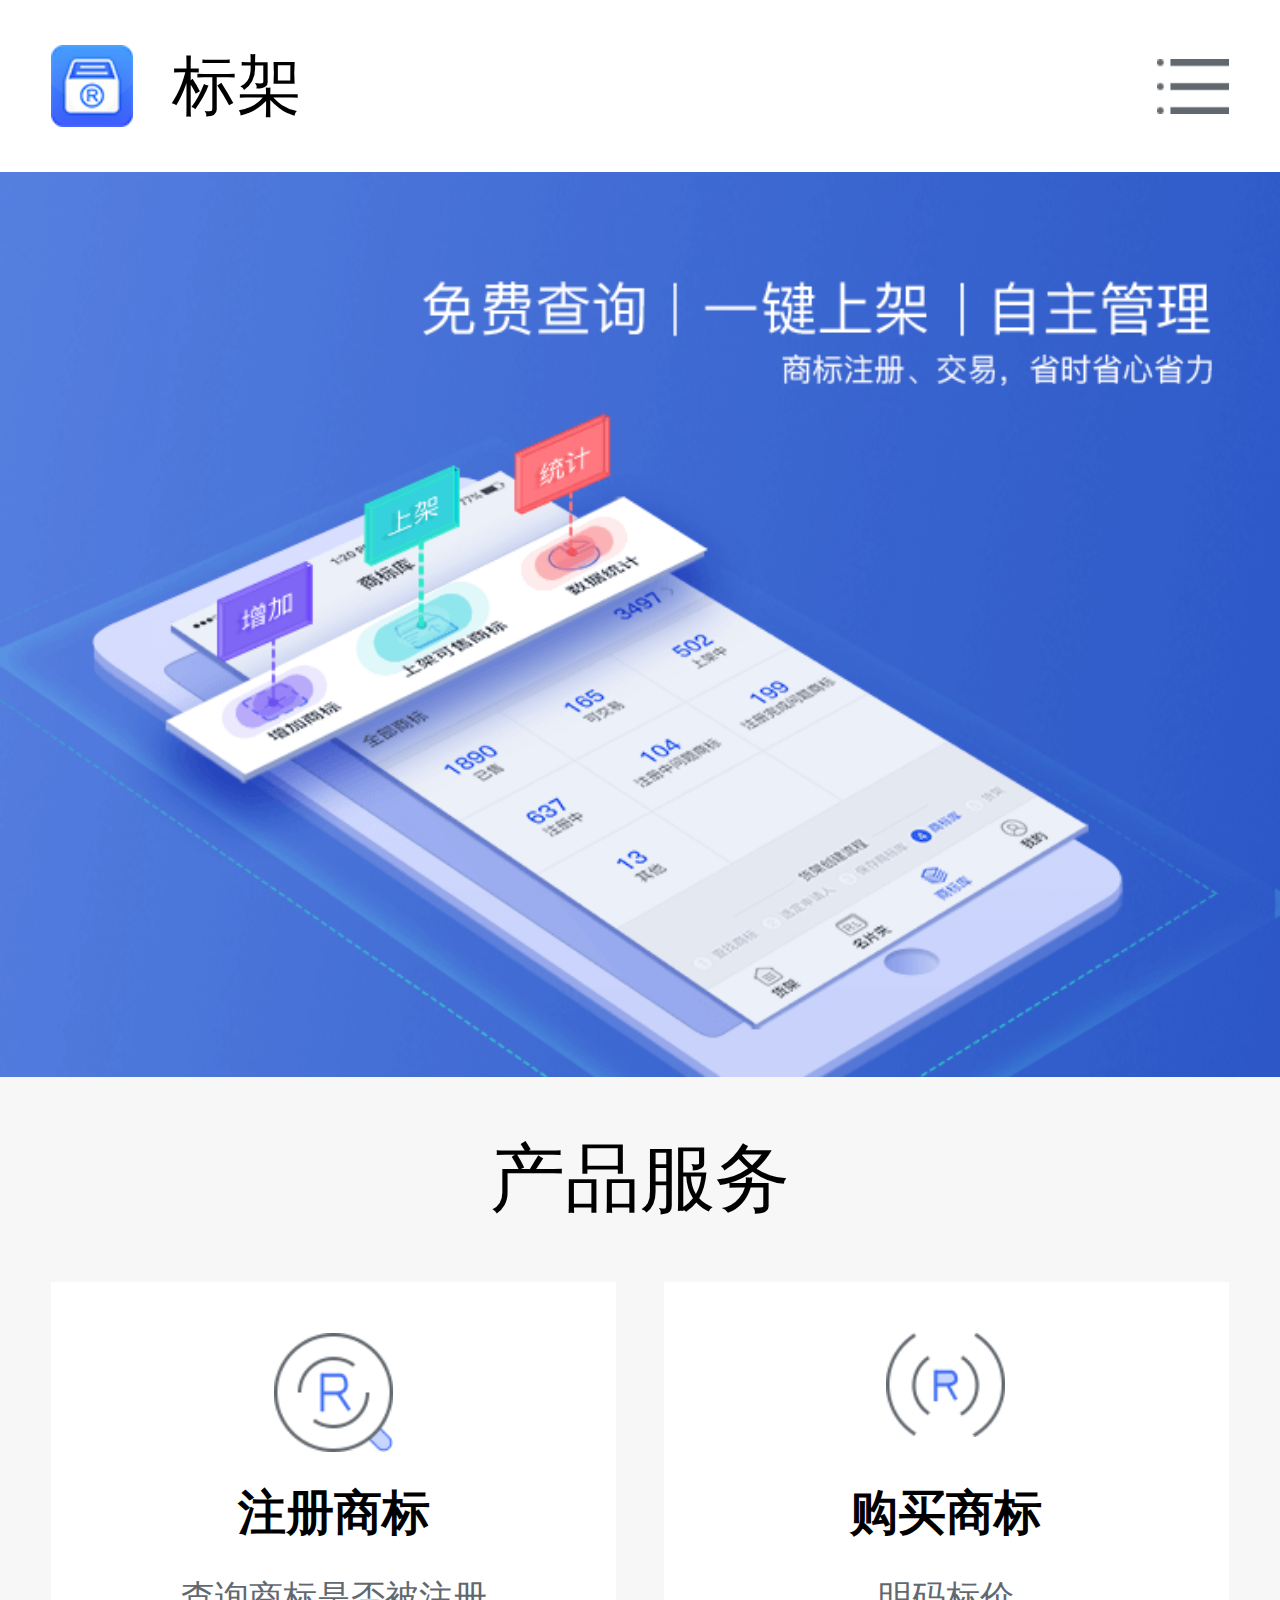
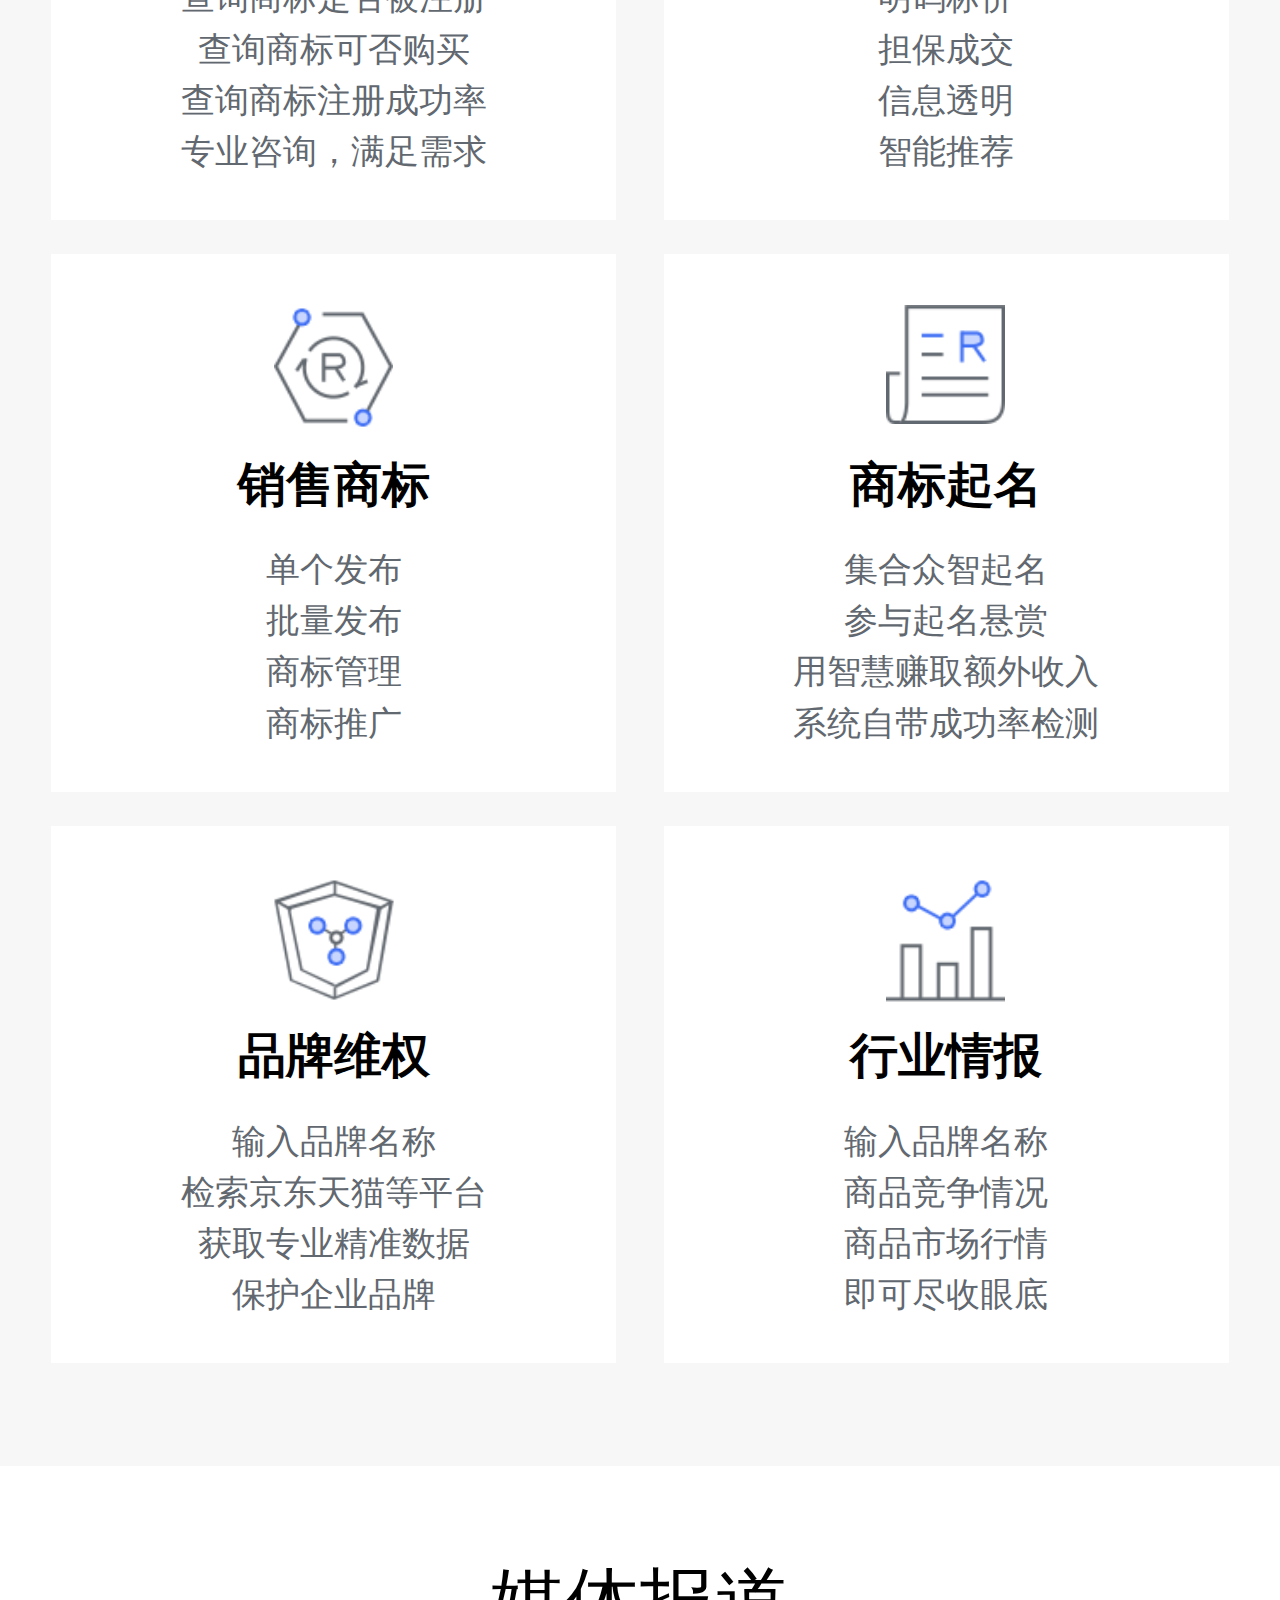
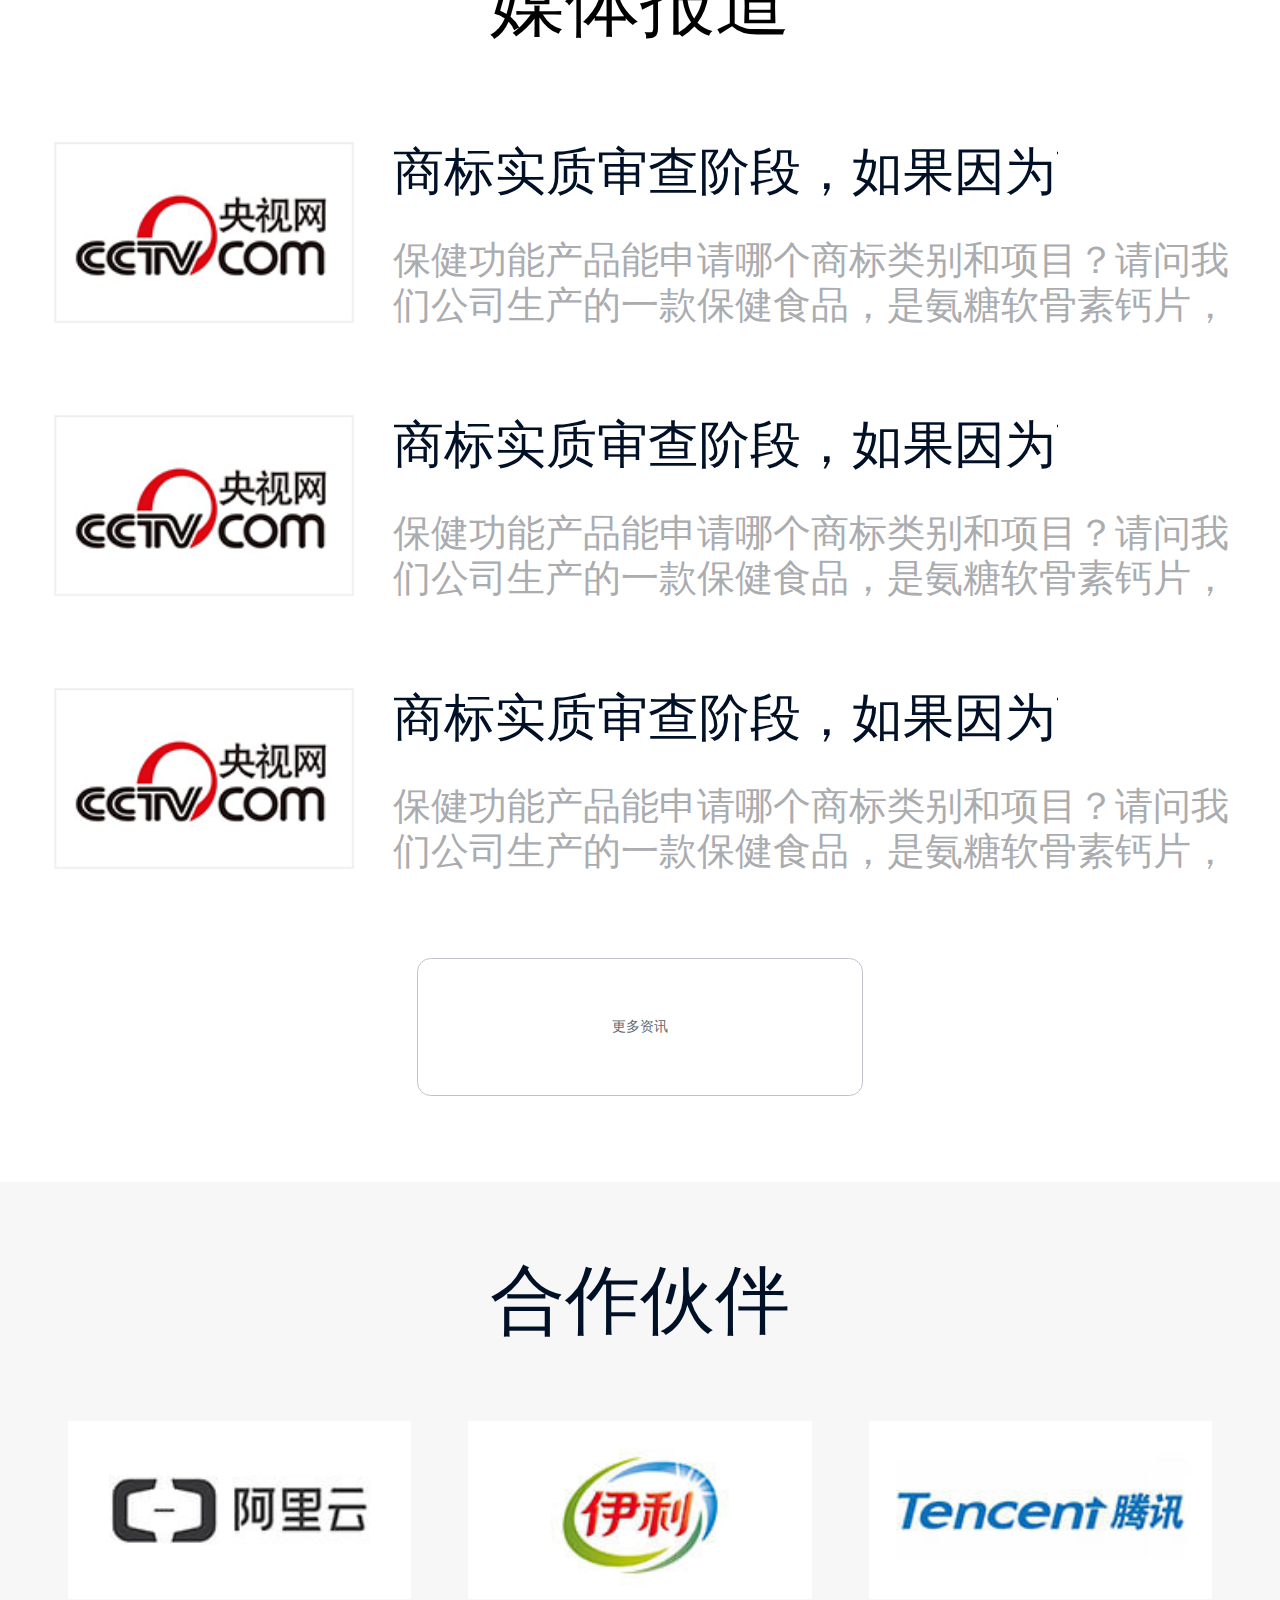
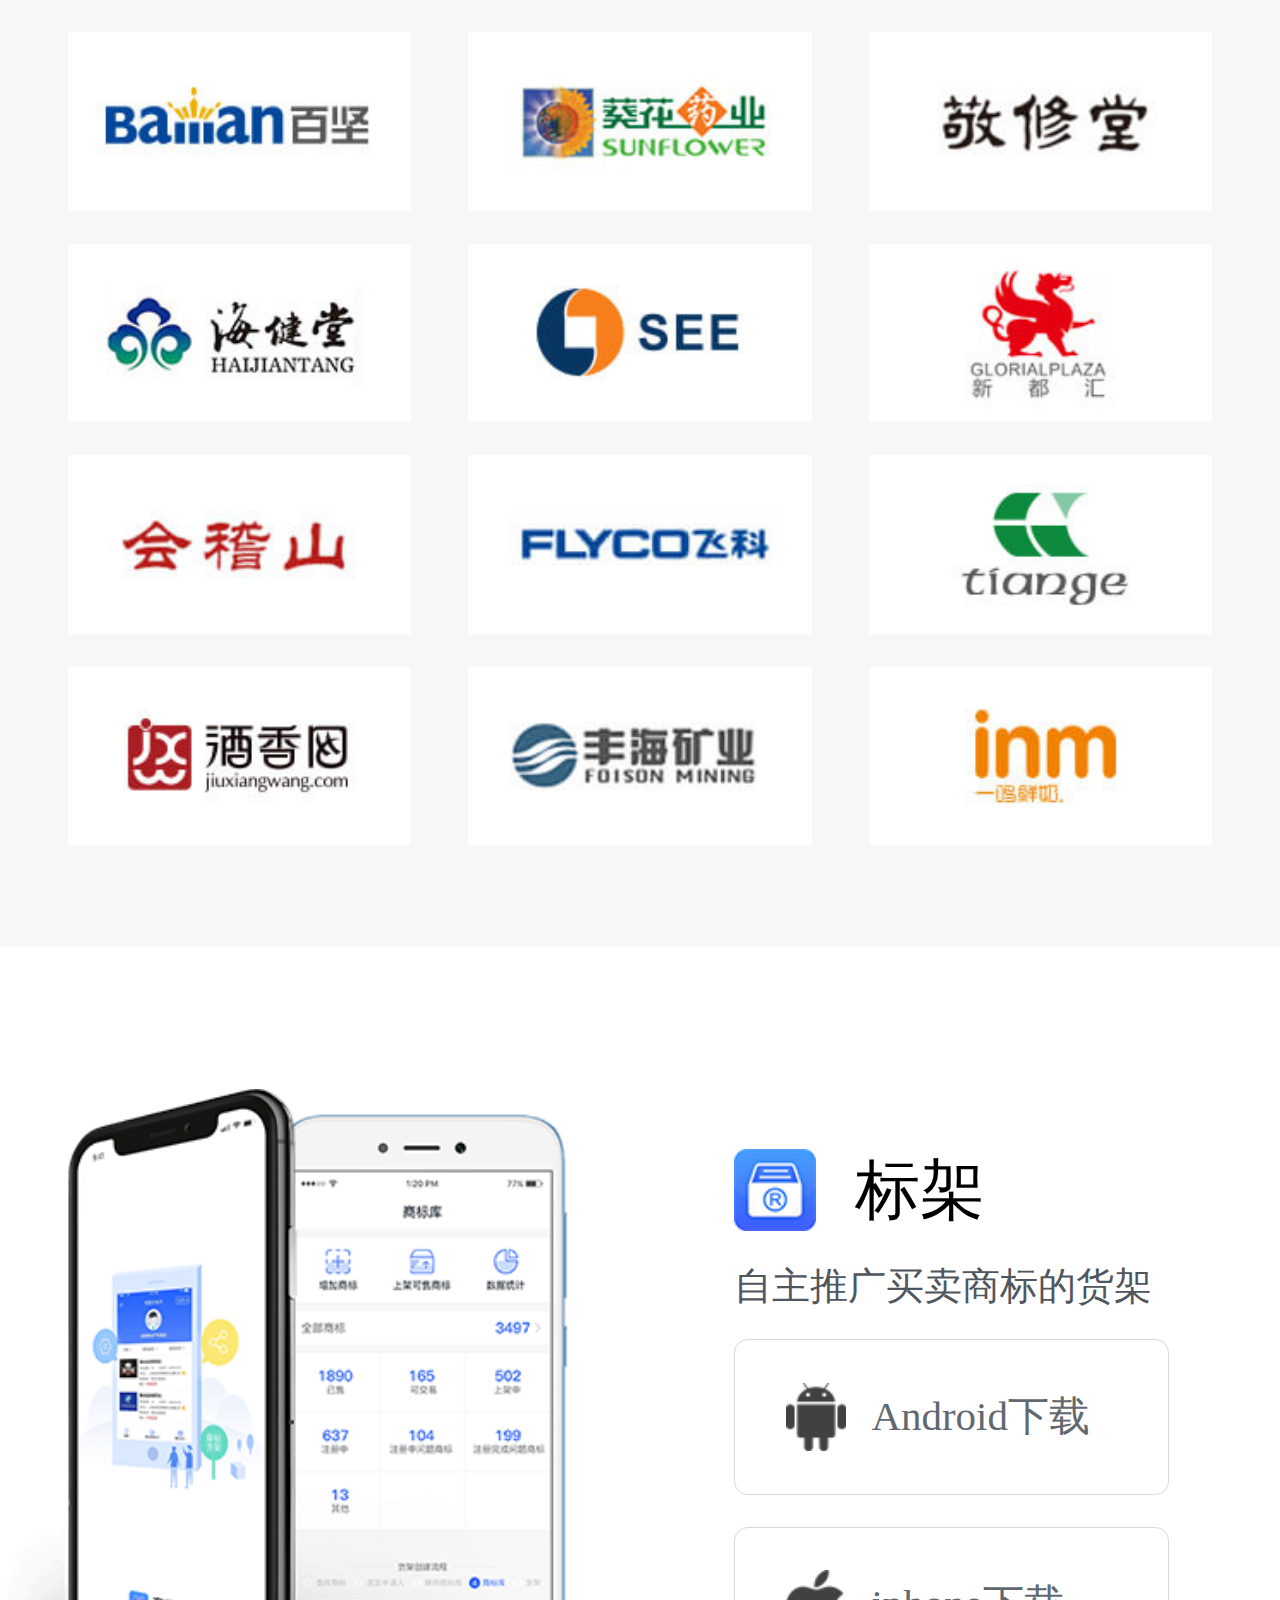
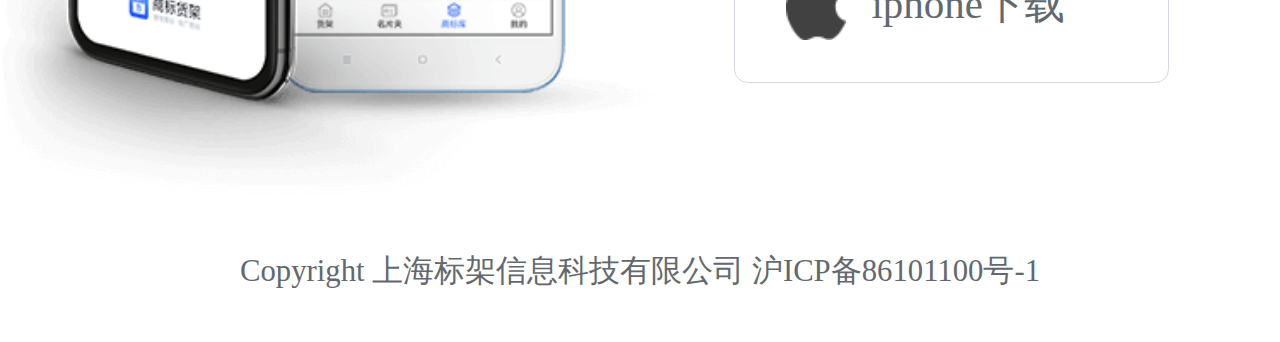
<file: index.html>
<!doctype html>
<html lang="en">
<head>
  <meta charset="UTF-8">
  <meta name="viewport"
        content="width=device-width, user-scalable=no, initial-scale=1.0, maximum-scale=1.0, minimum-scale=1.0">
  <meta http-equiv="X-UA-Compatible" content="ie=edge">
  <title>首页</title>
  <link rel="stylesheet" href="./css/base.css">
  <link rel="stylesheet" href="./lib/swiper-3.4.2.min.css">
  <link rel="stylesheet" href="./css/index.css">
</head>
<body>

<section class="mask"></section>

<!--头部-->
<header class="header clearfix">
  <span class="fl">标架</span>
  <span class='fr'></span>
  <ul class="list">
    <li><a href="./index.html">首页</a></li>
    <li><a href="./field.html">业务领域</a></li>
    <li><a href="./internet.html">互联网产品</a></li>
    <li><a href="./news.html">新闻资讯</a></li>
    <li><a href="aboutbrand.html">关于标架</a></li>
    <li><a href="./contactus.html">联系我们</a></li>
  </ul>
</header>

<!--banner轮播图-->
<div class="swiper-container">
  <div class="swiper-wrapper">
    <img src="./images/banner.png" alt="" class="swiper-slide">
    <img src="./images/banner.png" alt="" class="swiper-slide">
    <img src="./images/banner.png" alt="" class="swiper-slide">
    <img src="./images/banner.png" alt="" class="swiper-slide">
  </div>
  <!-- Add Pagination -->
  <div class="swiper-pagination page"></div>
</div>

<!--产品服务-->
<section class="proservice">
  <h2>产品服务</h2>
  <ul class="clearfix">
    <li>
      <h3>注册商标</h3>
      <p>查询商标是否被注册</p>
      <p>查询商标可否购买</p>
      <p>查询商标注册成功率</p>
      <p>专业咨询，满足需求</p>
    </li>
    <li>
      <h3>购买商标</h3>
      <p>明码标价</p>
      <p>担保成交</p>
      <p>信息透明</p>
      <p>智能推荐</p>
    </li>
    <li>
      <h3>销售商标</h3>
      <p>单个发布</p>
      <p>批量发布</p>
      <p>商标管理</p>
      <p>商标推广</p>
    </li>
    <li>
      <h3>商标起名</h3>
      <p>集合众智起名</p>
      <p>参与起名悬赏</p>
      <p>用智慧赚取额外收入</p>
      <p>系统自带成功率检测</p>
    </li>
    <li>
      <h3>品牌维权</h3>
      <p>输入品牌名称</p>
      <p>检索京东天猫等平台</p>
      <p>获取专业精准数据</p>
      <p>保护企业品牌</p>
    </li>
    <li>
      <h3>行业情报</h3>
      <p>输入品牌名称</p>
      <p>商品竞争情况</p>
      <p>商品市场行情</p>
      <p>即可尽收眼底</p>
    </li>
  
  </ul>
</section>

<!--媒体报道-->
<section class="media">
  <h2>媒体报道</h2>
  <ul class="clearfix">
    <li>
      <a href="./newsdetail.html">
        <img src="./images/news.png" alt="">
        <div class="bomdiv">
          <h3>商标实质审查阶段，如果因为商标实质审查阶段，如果因为商标实质审查阶段，如果因为</h3>
          <p>
            保健功能产品能申请哪个商标类别和项目？请问我们公司生产的一款保健食品，是氨糖软骨素钙片，保健功能是增加骨密度，像这个产品能申请哪个类别和项目呢？第五类的医用营养品、营养补充剂是否可以用于这个保健品？另外我们想注册那种能直接食用或冲水食用的</p>
        </div>
      </a>
    </li>
    <li>
      <a href="./newsdetail.html">
        <img src="./images/news.png" alt="">
        <div class="bomdiv">
          <h3>商标实质审查阶段，如果因为商标实质审查阶段，如果因为商标实质审查阶段，如果因为</h3>
          <p>
            保健功能产品能申请哪个商标类别和项目？请问我们公司生产的一款保健食品，是氨糖软骨素钙片，保健功能是增加骨密度，像这个产品能申请哪个类别和项目呢？第五类的医用营养品、营养补充剂是否可以用于这个保健品？另外我们想注册那种能直接食用或冲水食用的</p>
        </div>
      </a>
    </li>
    <li>
      <a href="./newsdetail.html">
        <img src="./images/news.png" alt="">
        <div class="bomdiv">
          <h3>商标实质审查阶段，如果因为商标实质审查阶段，如果因为商标实质审查阶段，如果因为</h3>
          <p>
            保健功能产品能申请哪个商标类别和项目？请问我们公司生产的一款保健食品，是氨糖软骨素钙片，保健功能是增加骨密度，像这个产品能申请哪个类别和项目呢？第五类的医用营养品、营养补充剂是否可以用于这个保健品？另外我们想注册那种能直接食用或冲水食用的</p>
        </div>
      </a>
    </li>
    
  </ul>
  <div class="more"><a href="./news.html" style="color:#62686f;">更多资讯</a></div>
</section>

<!--合作伙伴-->
<section class="cooperative">
  <h2>合作伙伴</h2>
  <ul class="clearfix">
    <li><img src="./images/1.jpg" alt=""></li>
    <li><img src="./images/2.jpg" alt=""></li>
    <li><img src="./images/3.jpg" alt=""></li>
    <li><img src="./images/4.jpg" alt=""></li>
    <li><img src="./images/5.jpg" alt=""></li>
    <li><img src="./images/6.jpg" alt=""></li>
    <li><img src="./images/7.jpg" alt=""></li>
    <li><img src="./images/8.jpg" alt=""></li>
    <li><img src="./images/9.jpg" alt=""></li>
    <li><img src="./images/10.jpg" alt=""></li>
    <li><img src="./images/11.jpg" alt=""></li>
    <li><img src="./images/12.jpg" alt=""></li>
    <li><img src="./images/13.jpg" alt=""></li>
    <li><img src="./images/14.jpg" alt=""></li>
    <li><img src="./images/15.jpg" alt=""></li>
  </ul>
</section>

<!--底部-->
<footer class="clearfix">
  <img src="./images/phone.png" alt="">
  <span class="fl">标架</span>
  <p class="des">自主推广买卖商标的货架</p>
  <a href="https://itunes.apple.com/cn/app/sao-huo-bang/id1365391216?mt=8" class="down android">Android下载</a>
  <a href="https://m.alibiaojia.com/app/bj.apk" class="down iphone">iphone下载</a>
</footer>
<p class="bottom">Copyright 上海标架信息科技有限公司 沪ICP备86101100号-1</p>

<script src="./lib/jquery.min.js"></script>
<script src="./lib/swiper-3.4.2.jquery.min.js"></script>
<script src="./js/index.js"></script>
</body>
</html>
</file>
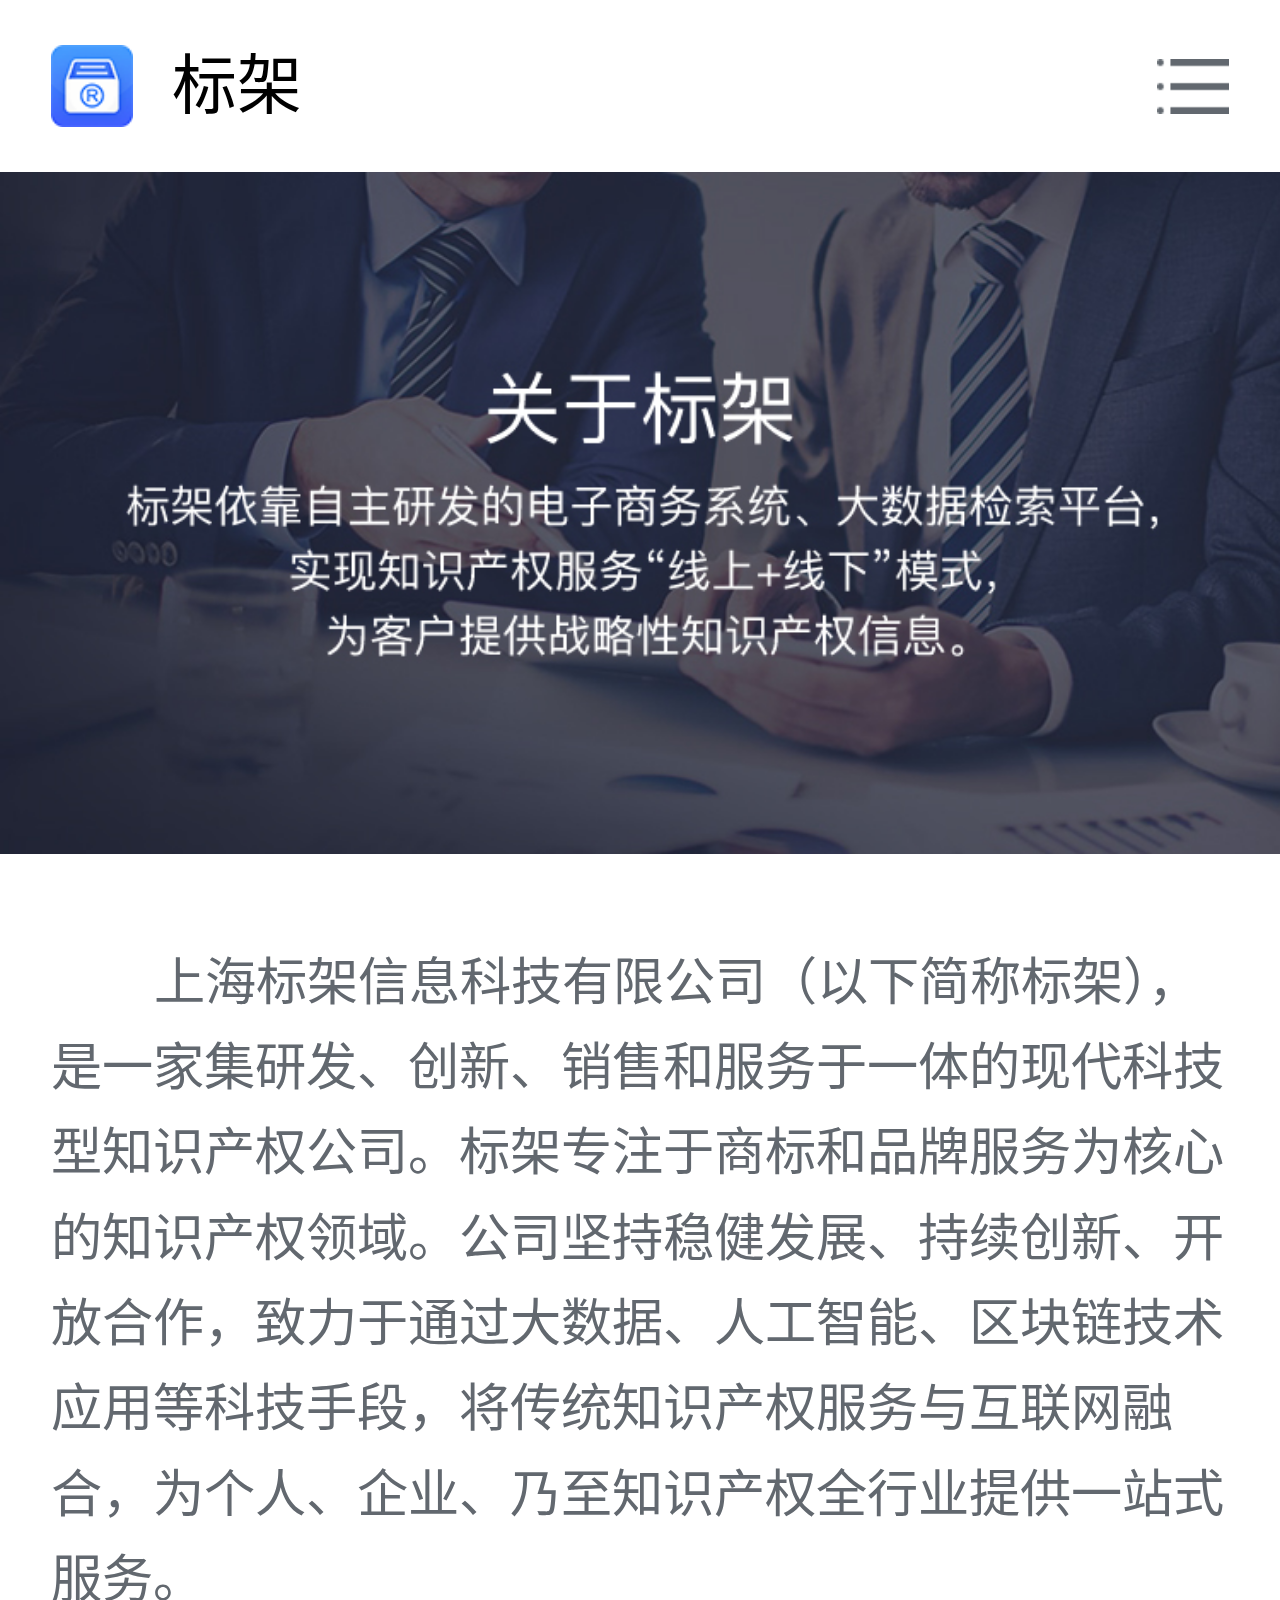
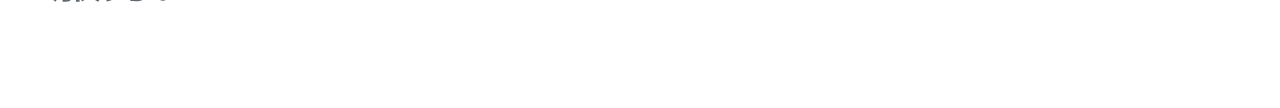
<file: aboutbrand.html>
<!DOCTYPE html>
<html lang="zh-CN">
<head>
  <meta charset="UTF-8">
  <meta name="viewport"
        content="width=device-width, user-scalable=no, initial-scale=1.0, maximum-scale=1.0, minimum-scale=1.0">
  <title>关于标架</title>
  <link rel="stylesheet" href="./css/base.css">
  <link rel="stylesheet" href="./css/aboutbrand.css">
</head>
<body>

<section class="mask"></section>

<!--头部-->
<header class="header clearfix">
  <span class="fl">标架</span>
  <span class='fr'></span>
  <ul class="list">
    <li><a href="./index.html">首页</a></li>
    <li><a href="./field.html">业务领域</a></li>
    <li><a href="./internet.html">互联网产品</a></li>
    <li><a href="./news.html">新闻资讯</a></li>
    <li><a href="./aboutbrand.html">关于标架</a></li>
    <li><a href="./contactus.html">联系我们</a></li>
  </ul>
</header>

<!--banner-->
<img src="./images/aboutbrand/banner.jpg" alt="" class="banner">

<!--文字-->
<article>
  上海标架信息科技有限公司（以下简称标架），是一家集研发、创新、销售和服务于一体的现代科技型知识产权公司。标架专注于商标和品牌服务为核心的知识产权领域。公司坚持稳健发展、持续创新、开放合作，致力于通过大数据、人工智能、区块链技术应用等科技手段，将传统知识产权服务与互联网融合，为个人、企业、乃至知识产权全行业提供一站式服务。
</article>

<script src="./lib/jquery.min.js"></script>
<script src="./lib/swiper-3.4.2.jquery.min.js"></script>
<script src="./js/index.js"></script>
</body>
</html>
</file>
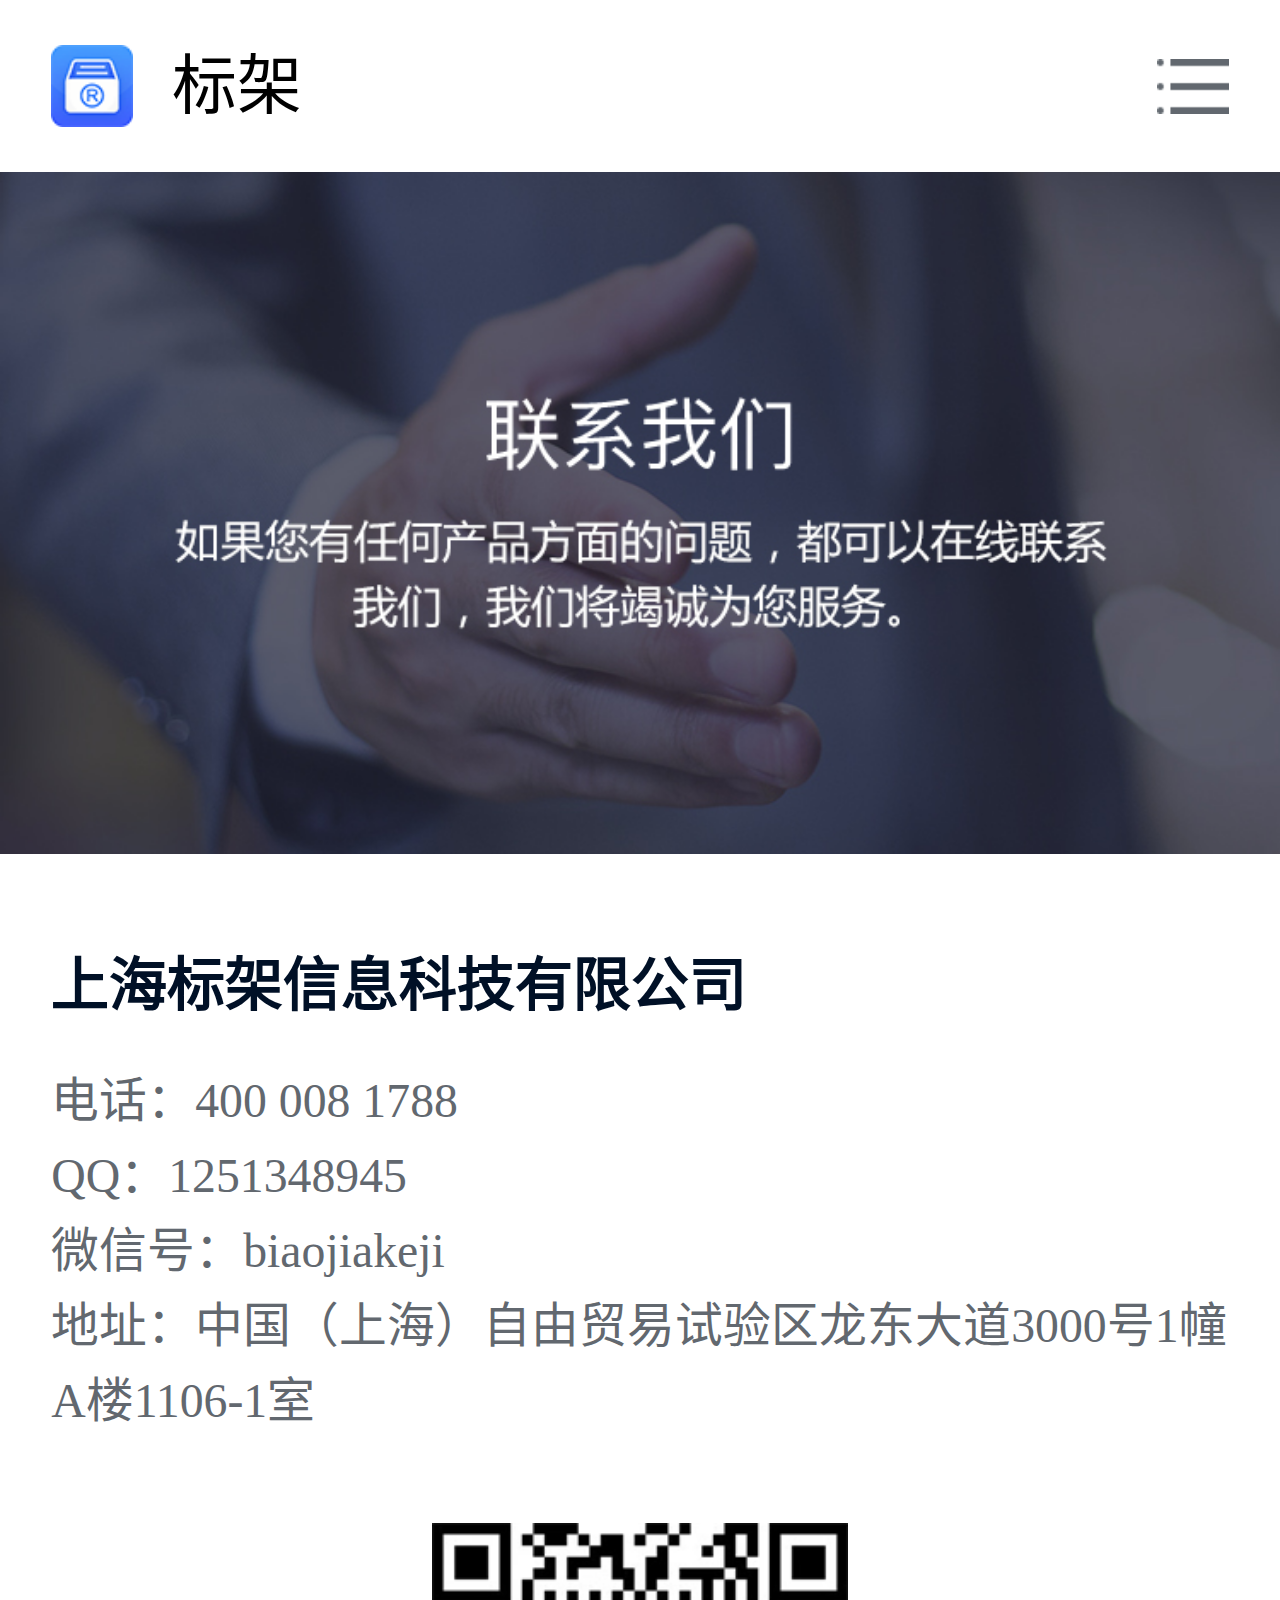
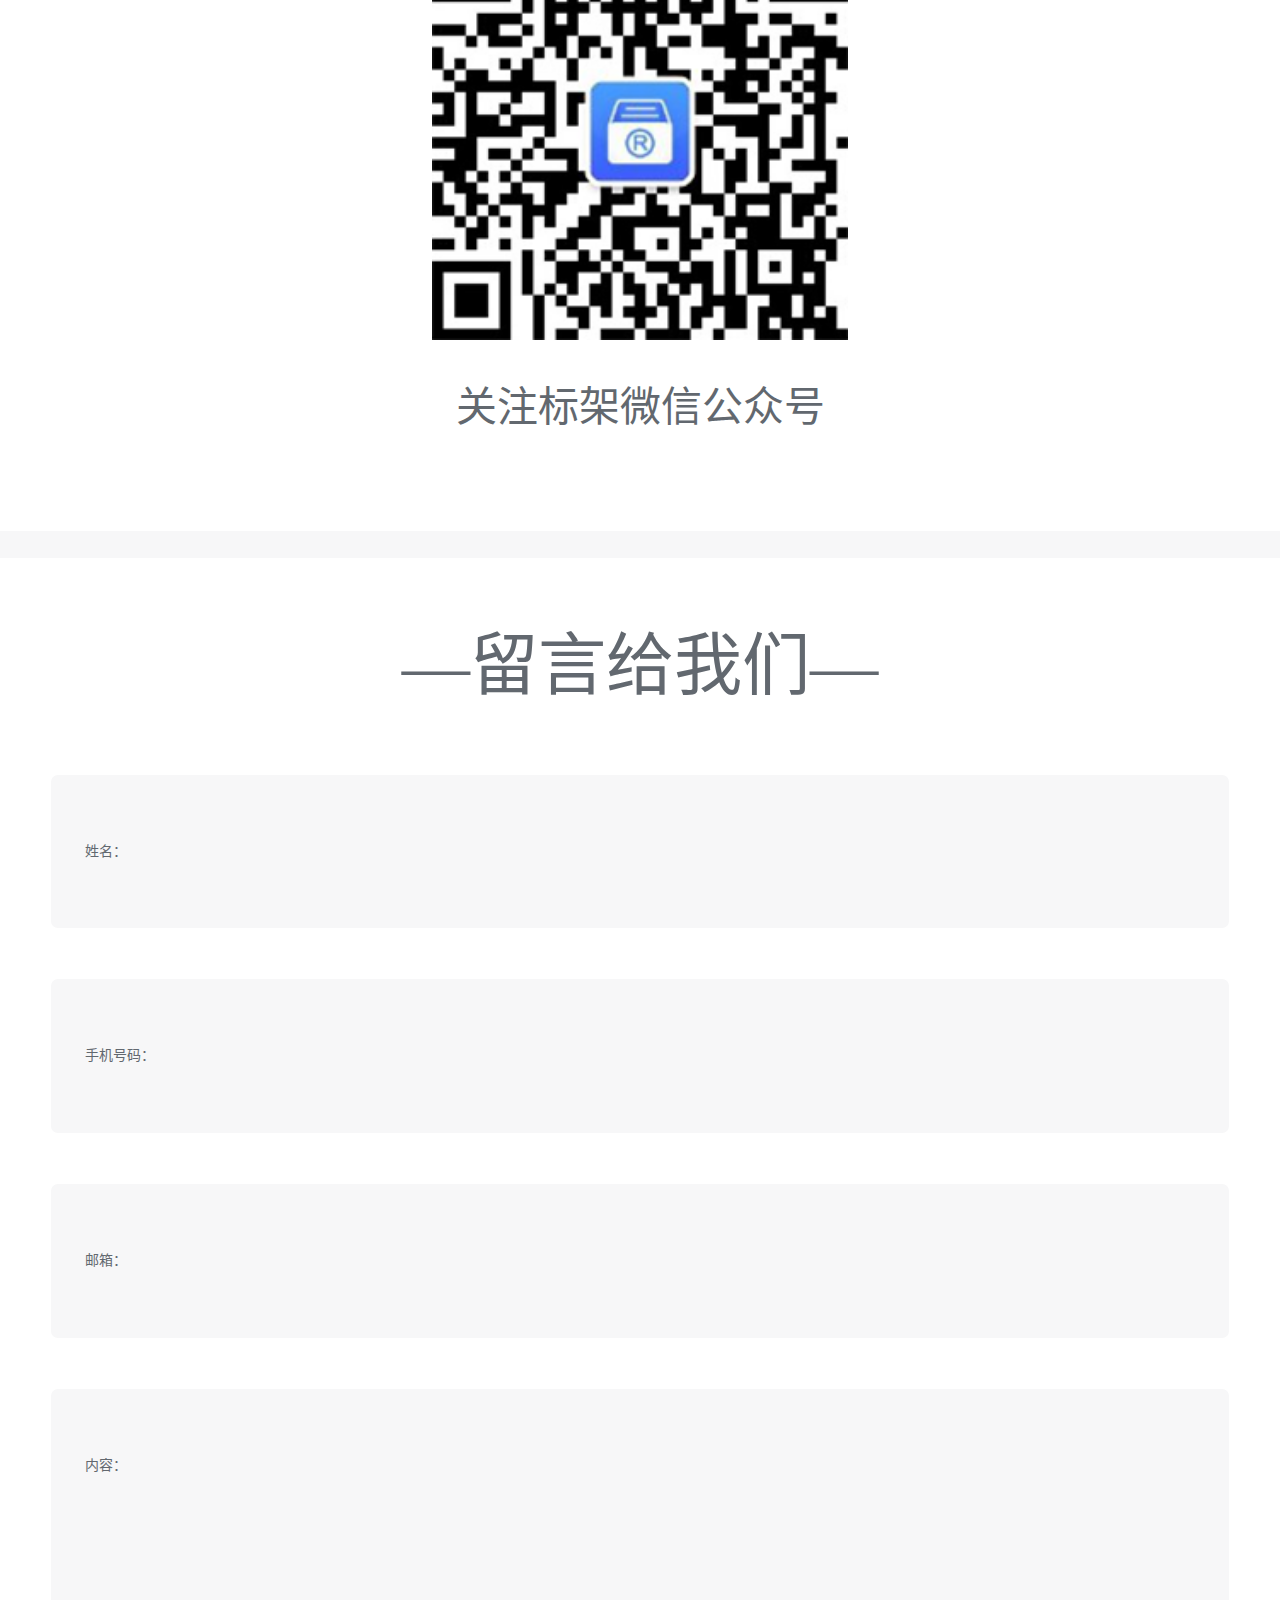
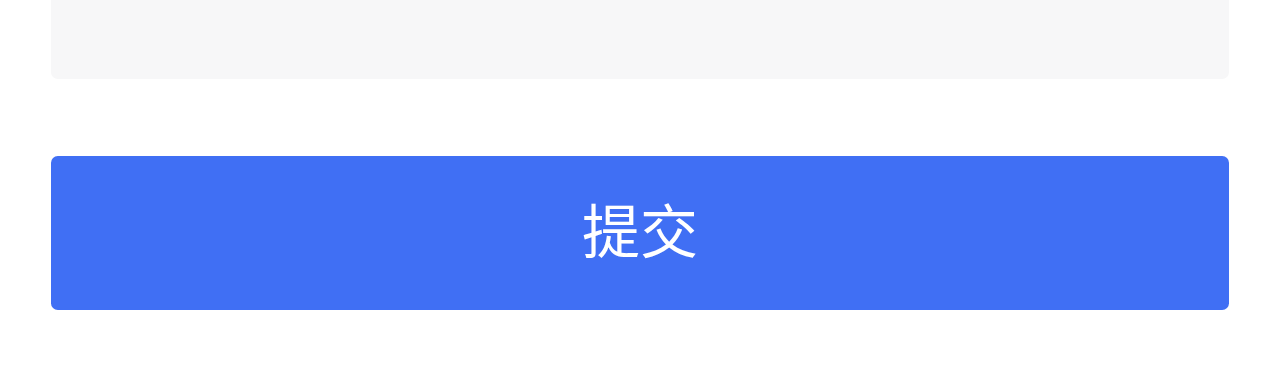
<file: contactus.html>
<!DOCTYPE html>
<html lang="zh-CN">
<head>
  <meta charset="UTF-8">
  <meta name="viewport"
        content="width=device-width, user-scalable=no, initial-scale=1.0, maximum-scale=1.0, minimum-scale=1.0">
  <title>联系我们</title>
  <link rel="stylesheet" href="./css/base.css">
  <link rel="stylesheet" href="./css/contactus.css">
</head>
<body>

<section class="mask"></section>

<!--头部-->
<header class="header clearfix">
  <span class="fl">标架</span>
  <span class='fr'></span>
  <ul class="list">
    <li><a href="./index.html">首页</a></li>
    <li><a href="./field.html">业务领域</a></li>
    <li><a href="./internet.html">互联网产品</a></li>
    <li><a href="./news.html">新闻资讯</a></li>
    <li><a href="./aboutbrand.html">关于标架</a></li>
    <li><a href="./contactus.html">联系我们</a></li>
  </ul>
</header>

<!--banner-->
<img src="./images/contactus/banner.jpg" alt="" class="banner">

<!--联系方式-->
<section class="contact">
  <h2>上海标架信息科技有限公司</h2>
  <p>电话：400 008 1788</p>
  <p>QQ：1251348945</p>
  <p>微信号：biaojiakeji</p>
  <p>地址：中国（上海）自由贸易试验区龙东大道3000号1幢A楼1106-1室</p>
  <img src="./images/contactus/ewm.png" alt="">
  <p class="imgdes">关注标架微信公众号</p>
</section>

<!--留言给我们-->
<section class="onlinemsg">
  <h2>—留言给我们—</h2>
  <form action="" id="sub">
    <div class="outer">
      <label for="name">姓名：</label>
      <input type="text" name="" id="name" maxlength="10">
      <p class="name notice"></p>
    </div>
    
    <div class="outer">
      <label for="phone">手机号码：</label>
      <input type="text" name="" id="phone" maxlength="11">
      <p class="phone notice"></p>
    </div>
    
    <div class="outer">
      <label for="email">邮箱：</label>
      <input type="text" name="" id="email" maxlength="20">
      <p class="email notice"></p>
    </div>
    
    <div class="outer text">
      <label for="content">内容：</label>
      <textarea type="text" name="" id="content"></textarea>
    </div>
    
    <input type="submit" value="提交">
  </form>
</section>

<script src="./lib/jquery.min.js"></script>
<script src="./lib/swiper-3.4.2.jquery.min.js"></script>
<script src="./js/index.js"></script>
</body>
</html>
</file>
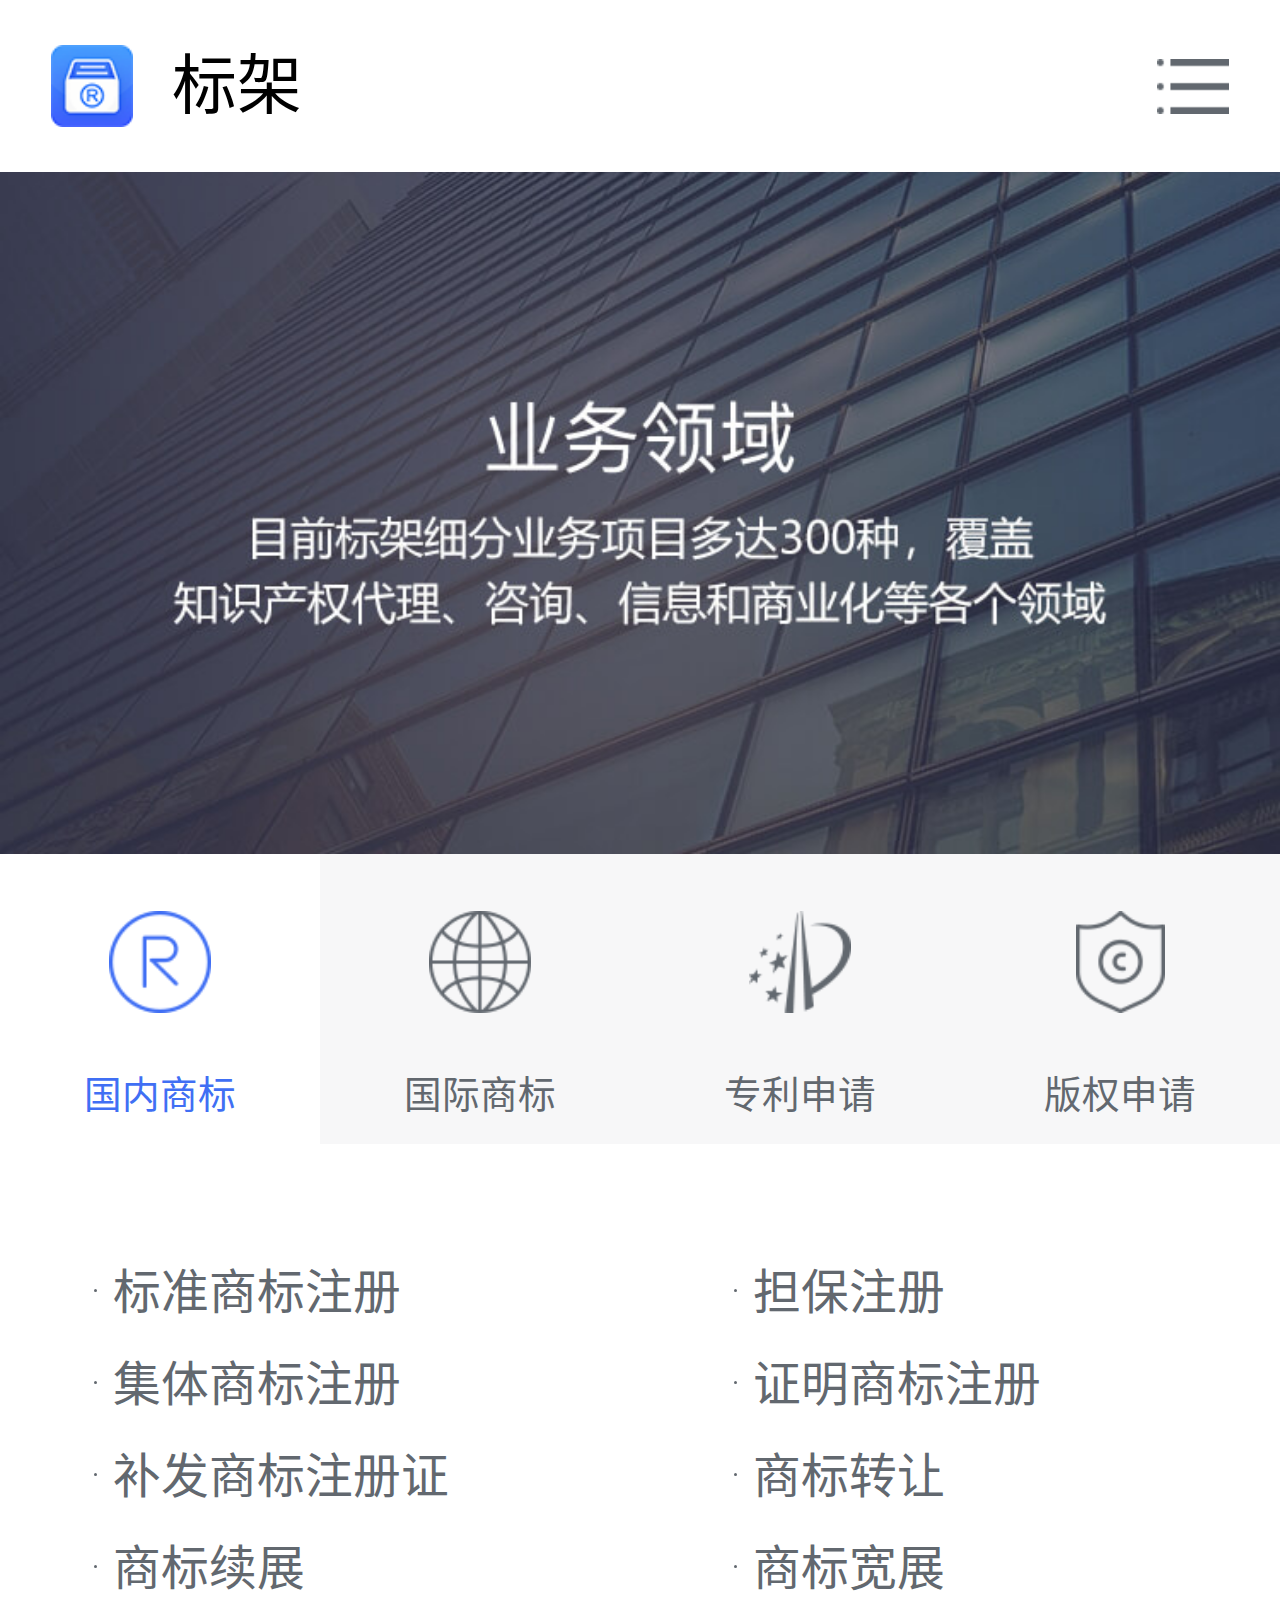
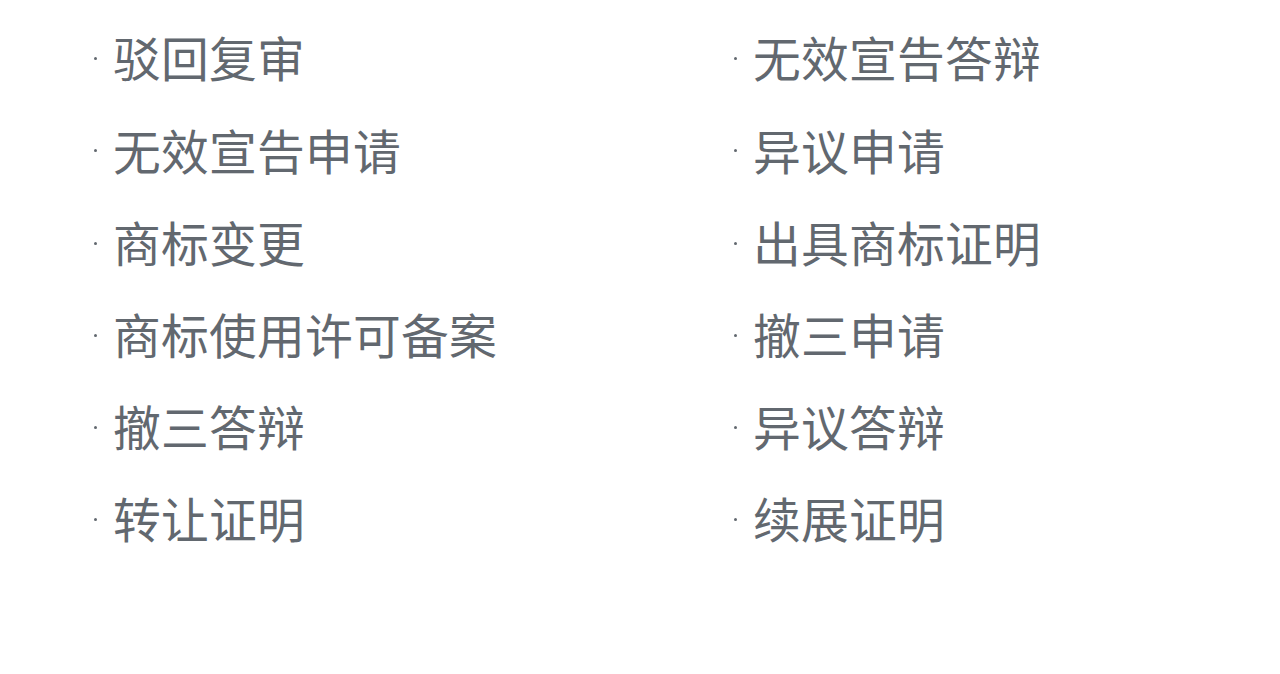
<file: field.html>
<!DOCTYPE html>
<html lang="zh-CN">
<head>
  <meta charset="UTF-8">
  <meta name="viewport"
        content="width=device-width, user-scalable=no, initial-scale=1.0, maximum-scale=1.0, minimum-scale=1.0">
  <title>业务领域</title>
  <link rel="stylesheet" href="./css/base.css">
  <link rel="stylesheet" href="./css/field.css">
</head>
<body>

<section class="mask"></section>

<!--头部-->
<header class="header clearfix">
  <span class="fl">标架</span>
  <span class='fr'></span>
  <ul class="list">
    <li><a href="./index.html">首页</a></li>
    <li><a href="./field.html">业务领域</a></li>
    <li><a href="./internet.html">互联网产品</a></li>
    <li><a href="./news.html">新闻资讯</a></li>
    <li><a href="./aboutbrand.html">关于标架</a></li>
    <li><a href="./contactus.html">联系我们</a></li>
  </ul>
</header>
<banner class="banner"><img src="./images/field/banner.jpg" alt=""></banner>

<!--tab栏-->
<section class="tab">
  <ul class="top clearfix">
    <li class="active">国内商标</li>
    <li>国际商标</li>
    <li>专利申请</li>
    <li>版权申请</li>
  </ul>
  <div class="active">
    <ul class="bottom clearfix">
      <li><span></span>标准商标注册</li>
      <li><span></span>担保注册</li>
      <li><span></span>集体商标注册</li>
      <li><span></span>证明商标注册</li>
      <li><span></span>补发商标注册证</li>
      <li><span></span>商标转让</li>
      <li><span></span>商标续展</li>
      <li><span></span>商标宽展</li>
      <li><span></span>驳回复审</li>
      <li><span></span>无效宣告答辩</li>
      <li><span></span>无效宣告申请</li>
      <li><span></span>异议申请</li>
      <li><span></span>商标变更</li>
      <li><span></span>出具商标证明</li>
      <li><span></span>商标使用许可备案</li>
      <li><span></span>撤三申请</li>
      <li><span></span>撤三答辩</li>
      <li><span></span>异议答辩</li>
      <li><span></span>转让证明</li>
      <li><span></span>续展证明</li>
    </ul>
  </div>
  <div>
    <ul class="bottom clearfix">
      <li><span></span>美国</li>
      <li><span></span>加拿大</li>
      <li><span></span>欧盟</li>
      <li><span></span>英国</li>
      <li><span></span>法国</li>
      <li><span></span>俄罗斯</li>
      <li><span></span>意大利</li>
      <li><span></span>西班牙</li>
      <li><span></span>瑞典</li>
      <li><span></span>德国</li>
      <li><span></span>香港</li>
      <li><span></span>澳门</li>
      <li><span></span>台湾</li>
      <li><span></span>韩国</li>
      <li><span></span>新加坡</li>
      <li><span></span>菲律宾</li>
      <li><span></span>越南</li>
      <li><span></span>马来西亚</li>
      <li><span></span>泰国</li>
      <li><span></span>印度尼西亚</li>
      <li><span></span>印度</li>
      <li><span></span>日本</li>
      <li><span></span>澳大利亚</li>
      <li><span></span>新西兰</li>
      <li><span></span>墨西哥</li>
      <li><span></span>巴西</li>
    
    
    </ul>
  </div>
  <div>
    <ul class="bottom clearfix">
      <li><span></span>发明专利申请</li>
      <li><span></span>实用新型专利申请</li>
      <li><span></span>外观设计专利申请</li>
      <li><span></span>专利端口合作</li>
      <li><span></span>专利检索报告</li>
      <li><span></span>录著事项变更</li>
      <li><span></span>代理机构变更</li>
      <li><span></span>优先权请求</li>
      <li><span></span>恢复权利</li>
      <li><span></span>专利登记簿</li>
      <li><span></span>专利权评价报告</li>
    </ul>
  </div>
  <div>
    <ul class="bottom clearfix">
      <li><span></span>文字</li>
      <li><span></span>口述</li>
      <li><span></span>音乐</li>
      <li><span></span>戏剧</li>
      <li><span></span>曲艺</li>
      <li><span></span>舞蹈</li>
      <li><span></span>杂技</li>
      <li><span></span>美术</li>
      <li><span></span>摄影</li>
      <li><span></span>设计图</li>
      <li><span></span>地图</li>
      <li><span></span>模型</li>
      <li><span></span>建筑</li>
      <li><span></span>电影</li>
      <li><span></span>电视剧</li>
      <li><span></span>视频</li>
      <li><span></span>汇编</li>
      <li><span></span>多媒体</li>
    </ul>
  </div>
</section>


<script src="./lib/jquery.min.js"></script>
<script src="./lib/swiper-3.4.2.jquery.min.js"></script>
<script src="./js/index.js"></script>
</body>
</html>
</file>
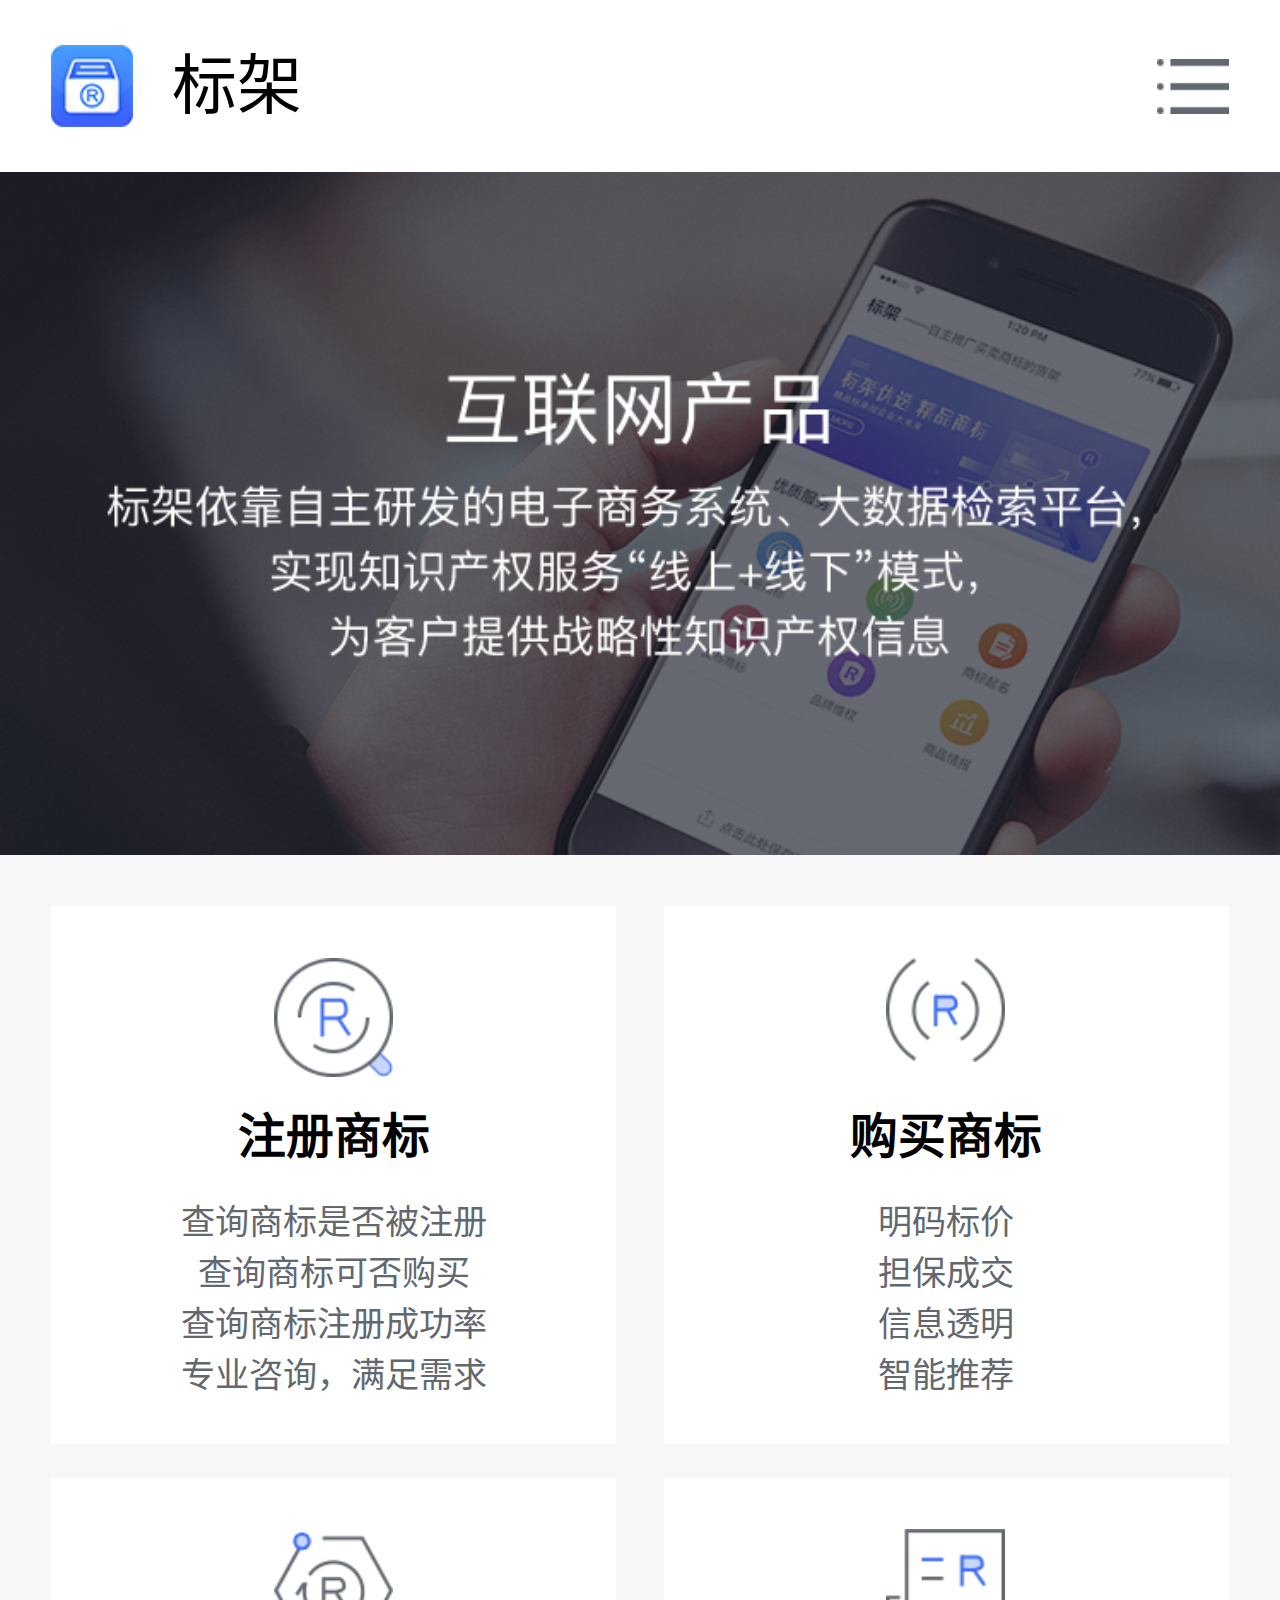
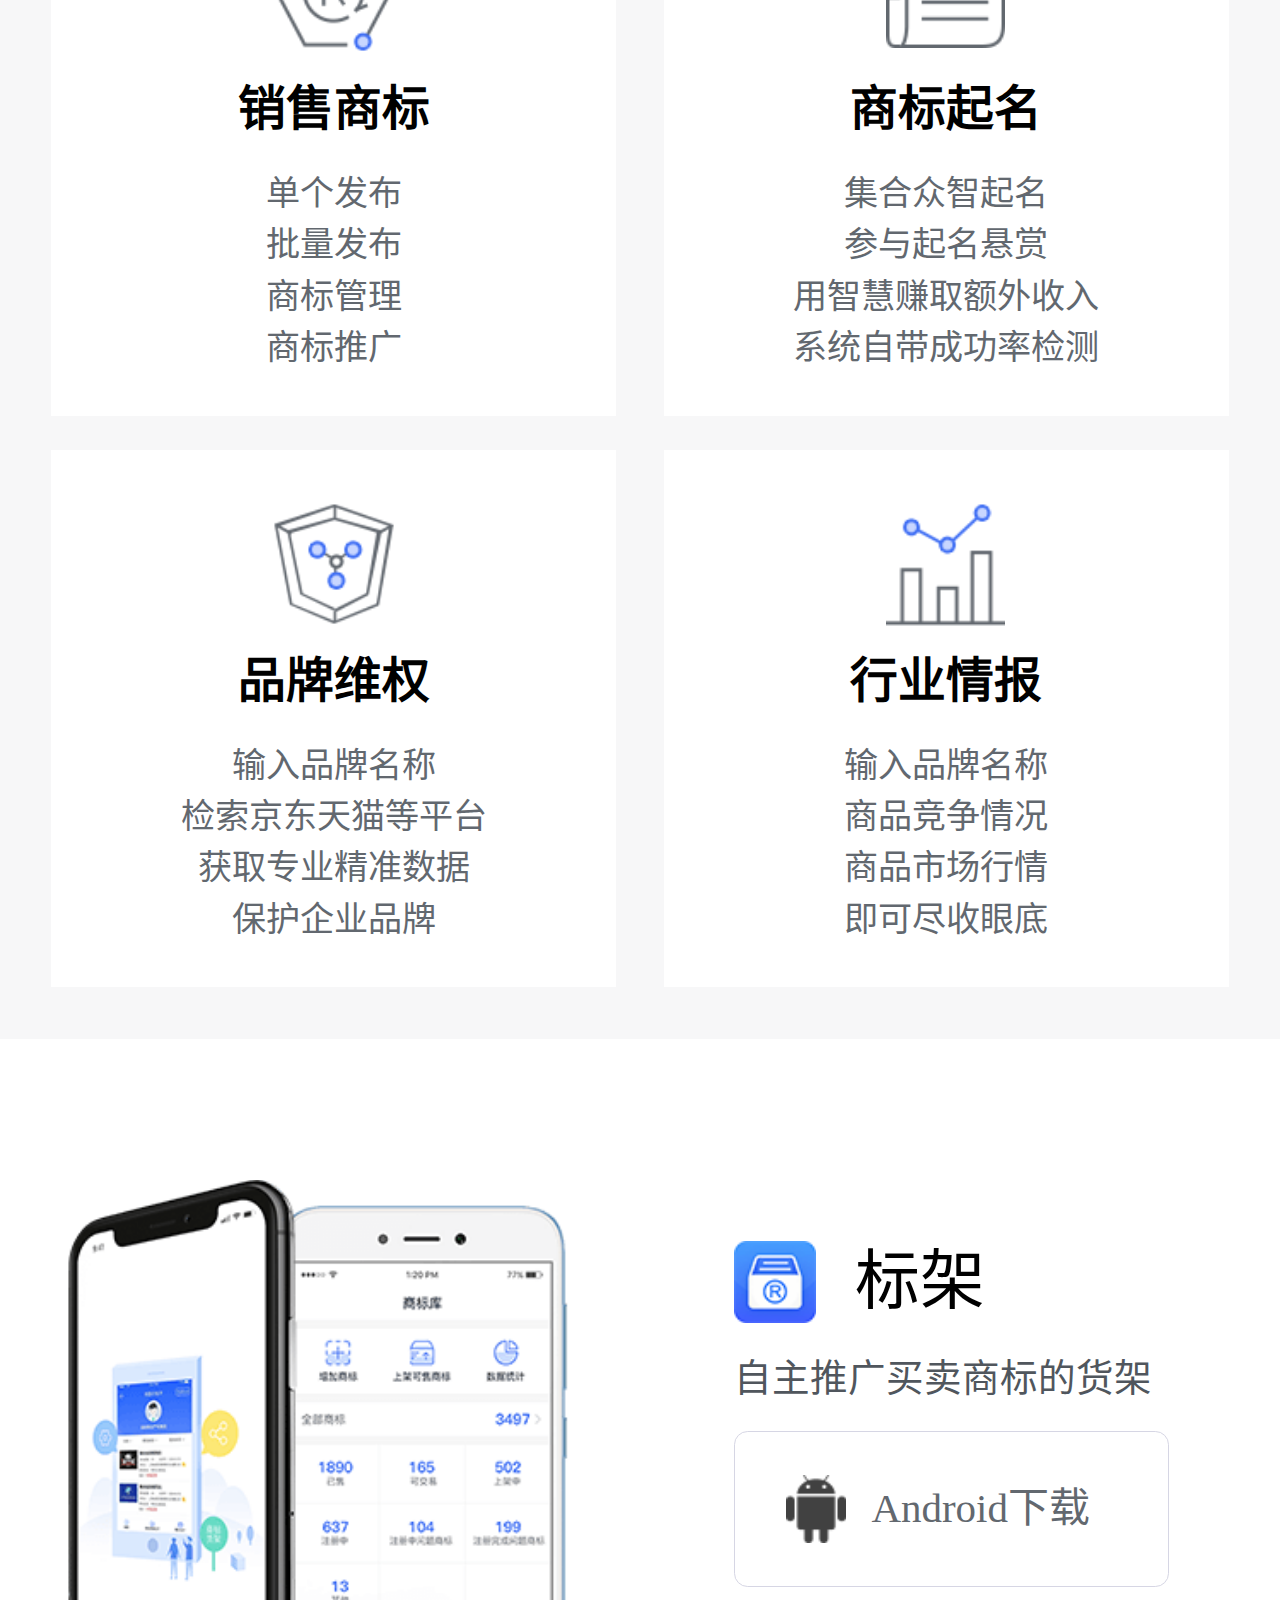
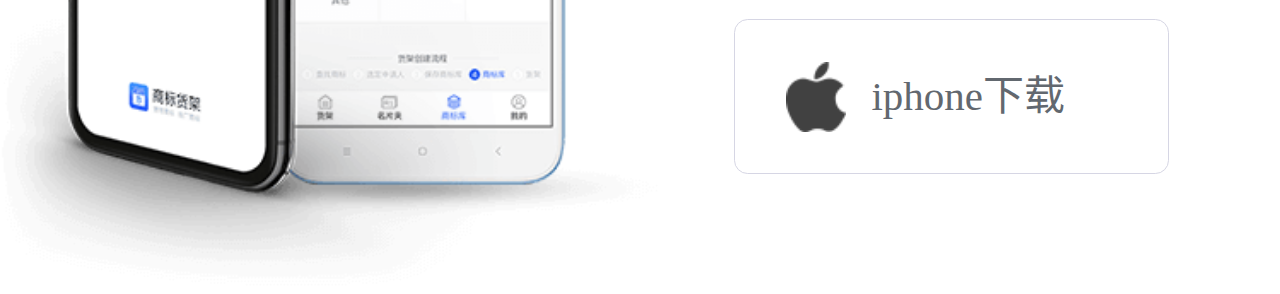
<file: internet.html>
<!DOCTYPE html>
<html lang="zh-CN">
<head>
  <meta charset="UTF-8">
  <meta name="viewport"
        content="width=device-width, user-scalable=no, initial-scale=1.0, maximum-scale=1.0, minimum-scale=1.0">
  <meta http-equiv="X-UA-Compatible" content="ie=edge">
  <title>互联网产品</title>
  <link rel="stylesheet" href="./css/base.css">
  <link rel="stylesheet" href="./css/internet.css">
</head>
<body>

<section class="mask"></section>

<!--头部-->
<header class="header clearfix">
  <span class="fl">标架</span>
  <span class='fr'></span>
  <ul class="list">
    <li><a href="./index.html">首页</a></li>
    <li><a href="./field.html">业务领域</a></li>
    <li><a href="./internet.html">互联网产品</a></li>
    <li><a href="./news.html">新闻资讯</a></li>
    <li><a href="./aboutbrand.html">关于标架</a></li>
    <li><a href="./contactus.html">联系我们</a></li>
  </ul>
</header>

<!--banner-->
<banner class="banner"><img src="./images/internet/banner.jpg" alt="" ></banner>

<!--产品服务-->
<section class="proservice">
  <ul class="clearfix">
    <li>
      <h3>注册商标</h3>
      <p>查询商标是否被注册</p>
      <p>查询商标可否购买</p>
      <p>查询商标注册成功率</p>
      <p>专业咨询，满足需求</p>
    </li>
    <li>
      <h3>购买商标</h3>
      <p>明码标价</p>
      <p>担保成交</p>
      <p>信息透明</p>
      <p>智能推荐</p>
    </li>
    <li>
      <h3>销售商标</h3>
      <p>单个发布</p>
      <p>批量发布</p>
      <p>商标管理</p>
      <p>商标推广</p>
    </li>
    <li>
      <h3>商标起名</h3>
      <p>集合众智起名</p>
      <p>参与起名悬赏</p>
      <p>用智慧赚取额外收入</p>
      <p>系统自带成功率检测</p>
    </li>
    <li>
      <h3>品牌维权</h3>
      <p>输入品牌名称</p>
      <p>检索京东天猫等平台</p>
      <p>获取专业精准数据</p>
      <p>保护企业品牌</p>
    </li>
    <li>
      <h3>行业情报</h3>
      <p>输入品牌名称</p>
      <p>商品竞争情况</p>
      <p>商品市场行情</p>
      <p>即可尽收眼底</p>
    </li>
  
  </ul>
</section>

<!--底部-->
<footer class="clearfix">
  <img src="./images/phone.png" alt="">
  <span class="fl">标架</span>
  <p class="des">自主推广买卖商标的货架</p>
  <a href="https://itunes.apple.com/cn/app/sao-huo-bang/id1365391216?mt=8" class="down android">Android下载</a>
  <a href="https://m.alibiaojia.com/app/bj.apk" class="down iphone">iphone下载</a>
</footer>


<script src="./lib/jquery.min.js"></script>
<script src="./lib/swiper-3.4.2.jquery.min.js"></script>
<script src="./js/index.js"></script>
</body>
</html>
</file>
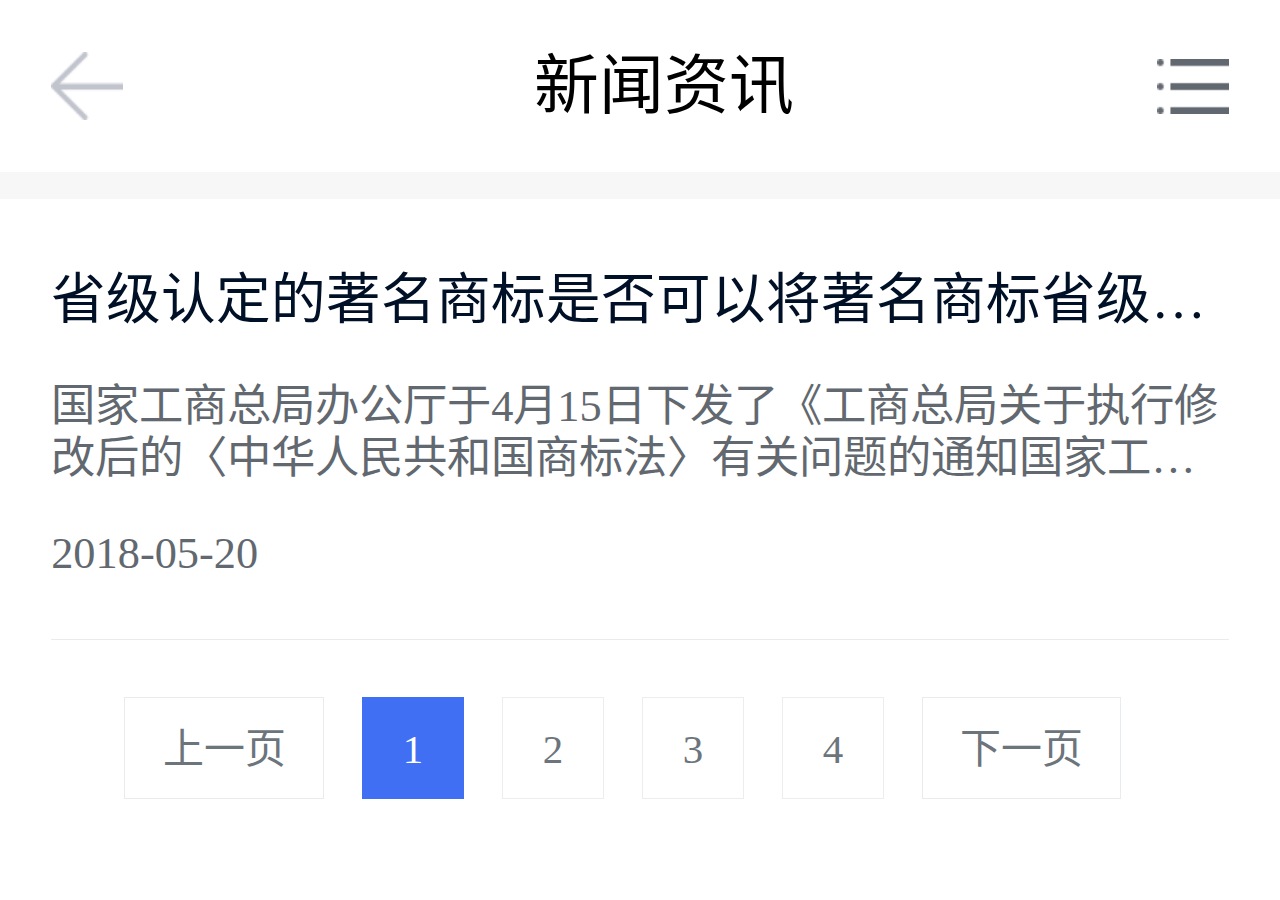
<file: news.html>
<!DOCTYPE html>
<html lang="zh-CN">
<head>
  <meta charset="UTF-8">
  <meta name="viewport"
        content="width=device-width, user-scalable=no, initial-scale=1.0, maximum-scale=1.0, minimum-scale=1.0">
  <meta http-equiv="X-UA-Compatible" content="ie=edge">
  <title>新闻资讯</title>
  <link rel="stylesheet" href="./css/base.css">
  <link rel="stylesheet" href="./css/news.css">
</head>
<body>

<section class="mask"></section>

<!--头部-->
<header class="header clearfix">
  <span class="fl" onclick=history.go(-1)></span>
  新闻资讯
  <span class='fr'></span>
  <ul class="list">
    <li><a href="./index.html">首页</a></li>
    <li><a href="./field.html">业务领域</a></li>
    <li><a href="./internet.html">互联网产品</a></li>
    <li><a href="./news.html">新闻资讯</a></li>
    <li><a href="./aboutbrand.html">关于标架</a></li>
    <li><a href="./contactus.html">联系我们</a></li>
  </ul>
</header>

<!--新闻列表-->
<section class="list">
  <ul class="clearfix">
    <li>
      <a href="./newsdetail.html">
        <h2>省级认定的著名商标是否可以将著名商标省级认定的著名商标是否可以将著名商标</h2>
        <p>国家工商总局办公厅于4月15日下发了《工商总局关于执行修改后的〈中华人民共和国商标法〉有关问题的通知国家工商总局办公厅于4月15日下发了《工商总局关于执行修改后的〈中华人民共和国商标法〉有关问题的通</p>
        <p class="time">2018-05-20</p>
      </a>
    </li>
  </ul>
  <div class="page clearfix">
    <span id="prev">上一页</span>
    <span class='num active'>1</span>
    <span class='num'>2</span>
    <span class='num'>3</span>
    <span class='num'>4</span>
    <span id="next">下一页</span>
  </div>
</section>

<script src="./lib/jquery.min.js"></script>
<script src="./lib/swiper-3.4.2.jquery.min.js"></script>
<script src="./js/index.js"></script>
</body>
</html>
</file>
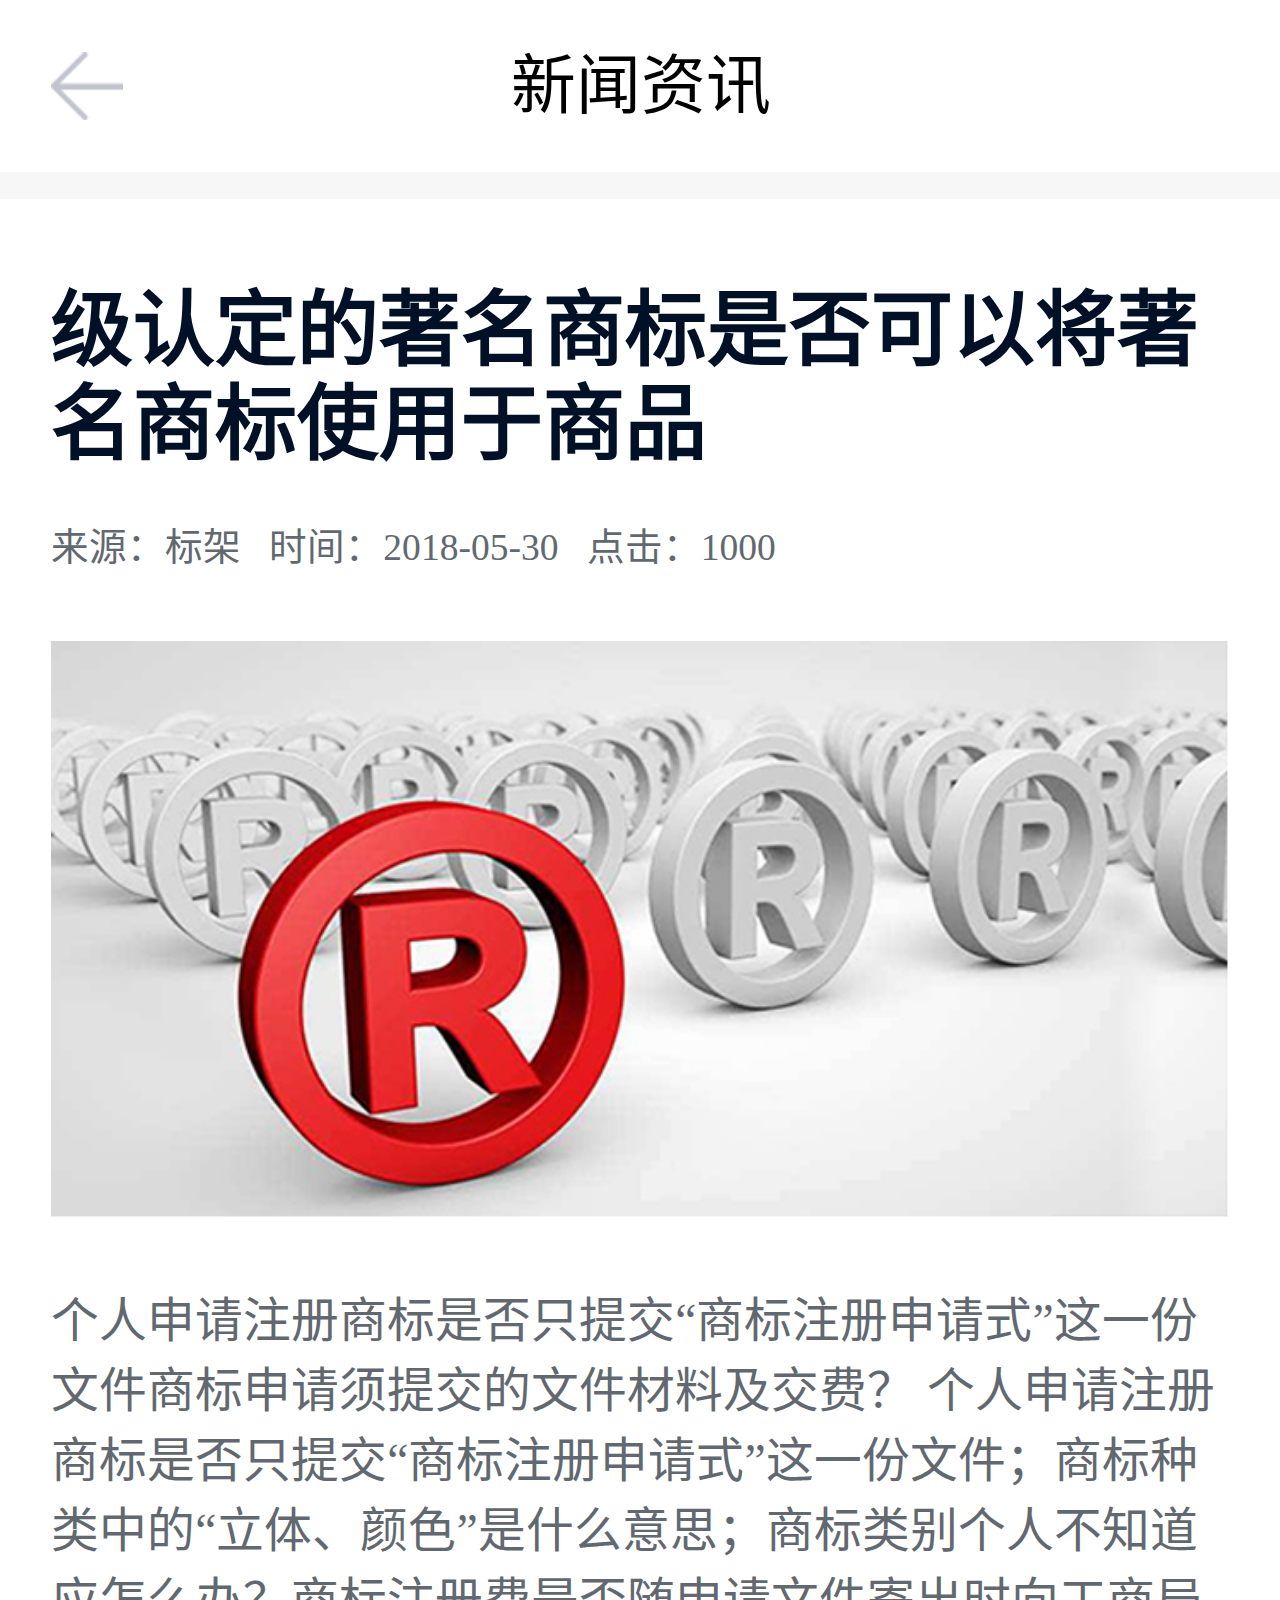
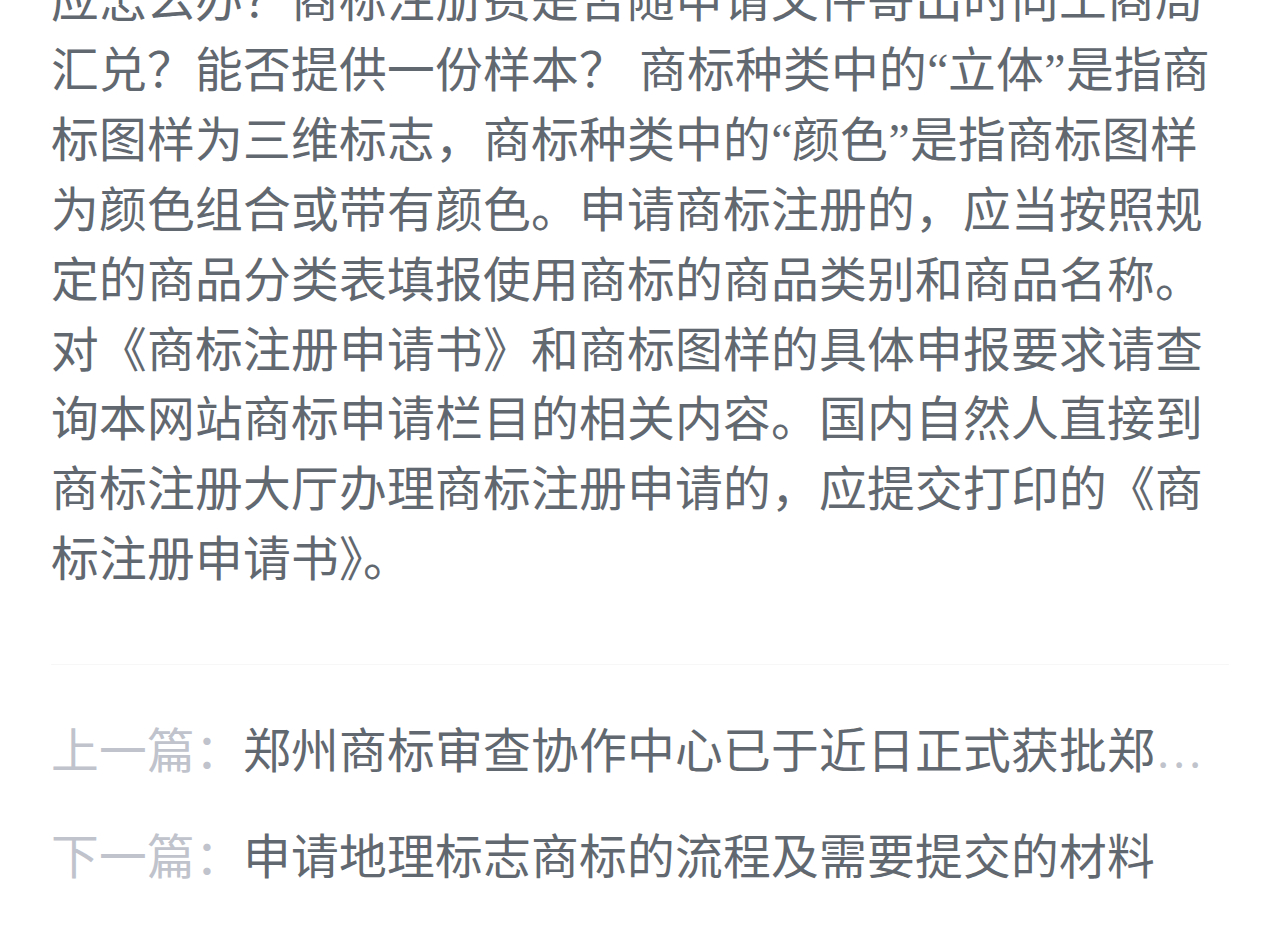
<file: newsdetail.html>
<!DOCTYPE html>
<html lang="zh-CN">
<head>
  <meta charset="UTF-8">
  <meta name="viewport"
        content="width=device-width, user-scalable=no, initial-scale=1.0, maximum-scale=1.0, minimum-scale=1.0">
  <meta http-equiv="X-UA-Compatible" content="ie=edge">
  <title>新闻资讯</title>
  <link rel="stylesheet" href="./css/base.css">
  <link rel="stylesheet" href="./css/newsdetail.css">
</head>
<body>

<!--头部-->
<header class="header clearfix">
  <span class="fl" onclick=history.go(-1)></span>
  新闻资讯
</header>

<!--正文内容-->
<section class="content">
  <h2>级认定的著名商标是否可以将著名商标使用于商品</h2>
  <p class="msg">来源：<span class="origin">标架</span>&nbsp;&nbsp;&nbsp;时间：<span class="time">2018-05-30</span>&nbsp;&nbsp;&nbsp;点击：<span
      class="clickrate">1000</span></p>
  <img src="./images/news/newsimg.jpg" alt="">
  <p class="article">个人申请注册商标是否只提交“商标注册申请式”这一份文件商标申请须提交的文件材料及交费？
    
    个人申请注册商标是否只提交“商标注册申请式”这一份文件；商标种类中的“立体、颜色”是什么意思；商标类别个人不知道应怎么办？商标注册费是否随申请文件寄出时向工商局汇兑？能否提供一份样本？
    
    商标种类中的“立体”是指商标图样为三维标志，商标种类中的“颜色”是指商标图样为颜色组合或带有颜色。申请商标注册的，应当按照规定的商品分类表填报使用商标的商品类别和商品名称。对《商标注册申请书》和商标图样的具体申报要求请查询本网站商标申请栏目的相关内容。国内自然人直接到商标注册大厅办理商标注册申请的，应提交打印的《商标注册申请书》。</p>
</section>

<!--底部-->
<footer class="footer">
  <p>上一篇：<a href="#">郑州商标审查协作中心已于近日正式获批郑州商标审查协作中心已于近日正式获批</a></p>
  <p>下一篇：<a href="#">申请地理标志商标的流程及需要提交的材料</a></p>
</footer>

<script src="./lib/jquery.min.js"></script>
<script src="./lib/swiper-3.4.2.jquery.min.js"></script>
<script src="./js/index.js"></script>
</body>
</html>
</file>
<file: css/base.css>
@charset "UTF-8";
@media screen and (max-width: 2048px) {
    html {
        font-size: 273.06667px; } }

@media screen and (max-width: 1920px) {
    html {
        font-size: 256px; } }

@media screen and (max-width: 1440px) {
    html {
        font-size: 192px; } }

@media screen and (max-width: 1600px) {
    html {
        font-size: 213.33333px; } }

@media screen and (max-width: 1242px) {
    html {
        font-size: 165.6px; } }

@media screen and (max-width: 1140px) {
    html {
        font-size: 152px; } }

@media screen and (max-width: 1280px) {
    html {
        font-size: 170.66667px; } }

@media screen and (max-width: 1024px) {
    html {
        font-size: 136.53333px; } }

@media screen and (max-width: 1080px) {
    html {
        font-size: 144px; } }

@media screen and (max-width: 960px) {
    html {
        font-size: 128px; } }

@media screen and (max-width: 800px) {
    html {
        font-size: 106.66667px; } }

@media screen and (max-width: 768px) {
    html {
        font-size: 102.4px; } }

@media screen and (max-width: 736px) {
    html {
        font-size: 98.13333px; } }

@media screen and (max-width: 732px) {
    html {
        font-size: 97.6px; } }

@media screen and (max-width: 720px) {
    html {
        font-size: 96px; } }

@media screen and (max-width: 667px) {
    html {
        font-size: 88.93333px; } }

@media screen and (max-width: 644px) {
    html {
        font-size: 85.8666667px; } }

@media screen and (max-width: 640px) {
    html {
        font-size: 85.33333px; } }

@media screen and (max-width: 600px) {
    html {
        font-size: 80px; } }

@media screen and (max-width: 568px) {
    html {
        font-size: 75.73333px; } }

@media screen and (max-width: 540px) {
    html {
        font-size: 72px; } }

@media screen and (max-width: 533px) {
    html {
        font-size: 71.06667px; } }

@media screen and (max-width: 480px) {
    html {
        font-size: 64px; } }

@media screen and (max-width: 435px) {
    html {
        font-size: 58px; } }

@media screen and (max-width: 414px) {
    html {
        font-size: 55.2px; } }

@media screen and (max-width: 412px) {
    html {
        font-size: 54.93333px; } }

@media screen and (max-width: 400px) {
    html {
        font-size: 53.33333px; } }

@media screen and (max-width: 385px) {
    html {
        font-size: 51.33333px; } }

@media screen and (max-width: 384px) {
    html {
        font-size: 51.2px; } }

@media screen and (max-width: 375px) {
    html {
        font-size: 50px; } }

@media screen and (max-width: 360px) {
    html {
        font-size: 48px; } }

@media screen and (max-width: 342px) {
    html {
        font-size: 45.6px; } }

@media screen and (max-width: 320px) {
    html {
        font-size: 42.66667px; } }

@media screen and (max-width: 300px) {
    html {
        font-size: 40px; } }

@media screen and (max-width: 240px) {
    html {
        font-size: 32px; } }

input{
    -webkit-user-modify: read-write-plaintext-only;
    border: none;
    outline:medium;
}

body,ul,ol,dl,dd,h1,h2,h3,h4,h5,h6,p,input,select,textarea,form{margin: 0; padding: 0;}
body{font:14px/1.4rem "微软雅黑";}
img{border:none;}
ul,ol{list-style:none;}
input,select,textarea{outline:none;border:none;background:none;}
textarea{resize:none;}
a{text-decoration:none;}

/*清浮动*/
.clear{
    clear:both;
}
</file>
<file: css/index.css>
/*---------------------头部--------------*/
.clearfix:after {
  content: "";
  display: block;
  clear: both;
}

header.header {
  border-top: 1px solid #fff;
  width: 100%;
}

header.header span {
  display: inline-block;
  height: 1rem;
}

header.header .fl {
  float: left;
  line-height: 1rem;
  font-family: PingFang-SC-Bold;
  font-size: 0.38rem;
  padding-left: 1.01rem;
  background: url("../images/logo.png") 0.3rem center no-repeat;
  background-size: 0.48rem 0.48rem;
}

header.header .fr {
  float: right;
  width: 0.43rem;
  margin-right: 0.3rem;
  display: block;
  background: url("../images/down.png") no-repeat right center;
  background-size: 0.42rem 0.32rem;
}

header.header .fr.down {
  width: 0.32rem;
  background: url("../images/x.png") no-repeat right center;
  background-size: 0.32rem 0.32rem;
}

header.header .list {
  top: 1rem;
  border-top: 0.2rem solid #f7f7f8;
  width: 100%;
  z-index: 9999;
  display: none;
  position: absolute;
}

header.header .list li {
  background-color: #fff;
  text-align: center;
  font-family: PingFang-SC-Medium;
  font-size: 0.32rem;
  line-height: 1rem;
  border-bottom: 1px solid #e9ebee;
  width: 100%;
}

header.header .list li a {
  display: inline-block;
  width: 100%;
  height: 100%;
  color: #000000;
}

section.mask {
  position: absolute;
  top: 1rem;
  bottom: 0;
  right: 0;
  left: 0;
  background-color: rgba(0, 0, 0, .8);
  display: none;
  z-index: 2;
}

/*-------------------banner---------------*/
.swiper-container {
  width: 100%;
}

.swiper-slide {
  text-align: center;
  font-size: 18px;
  background: #fff;
  /* Center slide text vertically */
  display: -webkit-box;
  display: -ms-flexbox;
  display: -webkit-flex;
  display: flex;
  -webkit-box-pack: center;
  -ms-flex-pack: center;
  -webkit-justify-content: center;
  justify-content: center;
  -webkit-box-align: center;
  -ms-flex-align: center;
  -webkit-align-items: center;
  align-items: center;
}

.swiper-pagination.swiper-pagination-bullets.page .swiper-pagination-bullet {
  vertical-align: center;
  margin: 0 0.1rem;
  background: url('../images/circle.png') no-repeat center center;
  background-size:0.19rem 0.19rem;
}

.swiper-pagination.swiper-pagination-bullets.page .swiper-pagination-bullet-active {
  /*background-color: #fff !important;*/
  background: url('../images/circle-1.png') no-repeat center center;
  background-size:0.19rem 0.19rem;
}

.swiper-pagination.swiper-pagination-bullets {
  height: 0.8rem;
  bottom: 0.18rem;
}

/*---------------------产品服务-------------------*/
.proservice {
  text-align: center;
  background-color: #f7f7f8;
  padding: 0 0.3rem 0.4rem;
}

.proservice h2 {
  line-height: 1.2rem;
  font-family: PingFang-SC-Medium;
  font-size: 0.44rem;
  font-weight: normal;
}

.proservice ul li {
  /*width: 3.35rem;*/
  width: 48%;
  height: 3.15rem;
  padding-top: 1rem;
  box-sizing: border-box;
  margin-bottom: 0.2rem;
}

.proservice ul li:nth-child(odd) {
  float: left;
}

.proservice ul li:nth-child(even) {
  float: right;
}

.proservice ul li h3 {
  font-size: 0.28rem;
  line-height: 0.7rem;
}

.proservice ul li p {
  font-size: 0.2rem;
  line-height: 0.3rem;
  color: #62686f;
}

.proservice ul li:nth-child(1) {
  background: url("../images/icon1.png") no-repeat center 0.3rem;
  background-color: #fff;
  background-size: 0.7rem 0.7rem;
}

.proservice ul li:nth-child(2) {
  background: url("../images/icon2.png") no-repeat center 0.3rem;
  background-color: #fff;
  background-size: 0.7rem 0.61rem;
}

.proservice ul li:nth-child(3) {
  background: url("../images/icon3.png") no-repeat center 0.3rem;
  background-color: #fff;
  background-size: 0.7rem 0.73rem;
}

.proservice ul li:nth-child(4) {
  background: url("../images/icon4.png") no-repeat center 0.3rem;
  background-color: #fff;
  background-size: 0.7rem 0.7rem;
}

.proservice ul li:nth-child(5) {
  background: url("../images/icon5.png") no-repeat center 0.3rem;
  background-color: #fff;
  background-size: 0.74rem 0.74rem;
}

.proservice ul li:nth-child(6) {
  background: url("../images/icon6.png") no-repeat center 0.3rem;
  background-color: #fff;
  background-size: 0.7rem 0.73rem;
}

/*------------------媒体报道--------------------*/
.media {
  width: 100%;
  padding-bottom: 0.5rem;
}

.media h2 {
  line-height: 1.6rem;
  font-size: 0.44rem;
  font-weight: normal;
  text-align: center;
}

.media ul {
  padding: 0 0.3rem;
}

.media ul li {
  height: 1.1rem;
  margin-bottom: 0.5rem;
  width: 6.9rem;
}

.media ul li img {
  /*width: 1.8rem;*/
  width:26%;
  height: 1.1rem;
  float: left;
  margin-right: 0.2rem;
}

.media ul li .bomdiv {
  width:71%;
  height: 100%;
  float:right;
}

.media ul li h3 {
  width: 3.9rem;
  font-family: PingFang-SC-Medium;
  font-size: 0.3rem;
  font-weight: normal;
  line-height: 0.39rem;
  color: #001026;
  /*text-overflow: ellipsis;*/
  white-space: nowrap;
  overflow: hidden;
}

.media ul li p {
  font-size: 0.22rem;
  line-height: 0.26rem;
  color: #aaacb0;
  margin-top: 0.2rem;
  height: 0.5rem;
  width: 100%;
  overflow: hidden;
}

.media .more {
  width: 2.6rem;
  line-height: 0.8rem;
  text-align: center;
  border-radius: 0.08rem;
  border: solid 1px #c0c3cc;
  background-color: #fff;
  color: #62686f;
  margin: 0 auto;
}

/*------------------合作伙伴--------------------*/
.cooperative {
  background-color: #f7f7f8;
}

.cooperative h2 {
  text-align: center;
  font-size: 0.44rem;
  font-weight: normal;
  color: #001026;
}

.cooperative ul {
  padding: 0 0.4rem 0.4rem 0.4rem;
}

.cooperative ul li {
  /*width: 2rem;*/
  width: 30%;
  height: 1.04rem;
  /*margin: 0 0.35rem 0.2rem 0;*/
  margin:0 5% 0.2rem 0;
  float: left;
}

.cooperative ul li:nth-child(3n) {
  margin-right: 0;
}

.cooperative ul li img {
  width: 100%;
}
/*-------------------底部-----------------*/
footer {
  padding-top: 0.83rem;
  position: relative;
}

footer img {
  width: 4rem;
  height: 4.18rem;
  float:left;
}

footer .fl {
  line-height: 0.58rem;
  display:inline-block;
  font-family: PingFang-SC-Bold;
  font-size: 0.38rem;
  padding-left: 1.01rem;
  background: url("../images/logo.png") 0.3rem center no-repeat;
  background-size: 0.48rem 0.48rem;
}

footer .des {
  font-size: 0.22rem;
  line-height:0.39rem;
  color: #50565d;
  position: absolute;
  top:1.8rem;
  left:4.3rem;
}

footer .down {
  display: inline-block;
  width: 2.54rem;
  height: 0.9rem;
  line-height: 0.9rem;
  border-radius: 0.08rem;
  border: solid 1px #d6d6e4;
  font-size: 0.24rem;
  text-indent: 0.8rem;
  color: #62686f;
  position: absolute;
  left:4.3rem;
}

footer .down.android {
  background: url("../images/andriod.png") no-repeat 0.3rem center;
  background-size: 0.35rem 0.4rem;
  top:2.3rem;
}

footer .down.iphone {
  background: url("../images/apple.png") no-repeat 0.3rem center;
  background-size: 0.35rem 0.41rem;
  top:3.4rem;
}

.bottom {
  line-height: 0.82rem;
  font-size: 0.18rem;
  color: #62686f;
  text-align: center;
}
</file>
<file: css/aboutbrand.css>
.clearfix:after {
  content: "";
  display: block;
  clear: both;
}

/*-------------------头部---------------*/
header.header {
  border-top: 1px solid #fff;
  width: 100%;
}

header.header span {
  display: inline-block;
  height: 1rem;
}

header.header .fl {
  float: left;
  line-height: 1rem;
  font-family: PingFang-SC-Bold;
  font-size: 0.38rem;
  padding-left: 1.01rem;
  background: url("../images/logo.png") 0.3rem center no-repeat;
  background-size: 0.48rem 0.48rem;
}

header.header .fr {
  float: right;
  width: 0.43rem;
  margin-right: 0.3rem;
  display: block;
  background: url("../images/down.png") no-repeat right center;
  background-size: 0.42rem 0.32rem;
}

header.header .fr.down {
  width: 0.32rem;
  background: url("../images/x.png") no-repeat right center;
  background-size: 0.32rem 0.32rem;
}

header.header .list {
  top: 1rem;
  border-top: 0.2rem solid #f7f7f8;
  width: 100%;
  z-index: 9999;
  display: none;
  position: absolute;
}

header.header .list li {
  background-color: #fff;
  text-align: center;
  font-family: PingFang-SC-Medium;
  font-size: 0.32rem;
  line-height: 1rem;
  border-bottom: 1px solid #e9ebee;
  width: 100%;
}

header.header .list li a {
  display: inline-block;
  width: 100%;
  height: 100%;
  color: #000000;
}

section.mask {
  position: absolute;
  top: 1rem;
  bottom: 0;
  right: 0;
  left: 0;
  background-color: rgba(0, 0, 0, .8);
  display: none;
  z-index: 2;
}

/*------------------banner----------------*/
.banner {
  display: block;
  width: 100%;
}


/*------------------文字-------------*/
article {
  padding:0.5rem 0.3rem;
  font-size: 0.3rem;
  line-height: 0.5rem;
  color: #62686f;
  text-indent: 2em;
}
</file>
<file: css/contactus.css>
.clearfix:after {
  content: "";
  display: block;
  clear: both;
}

header.header {
  border-top: 1px solid #fff;
  width: 100%;
}

header.header span {
  display: inline-block;
  height: 1rem;
}

header.header .fl {
  float: left;
  line-height: 1rem;
  font-family: PingFang-SC-Bold;
  font-size: 0.38rem;
  padding-left: 1.01rem;
  background: url("../images/logo.png") 0.3rem center no-repeat;
  background-size: 0.48rem 0.48rem;
}

header.header .fr {
  float: right;
  width: 0.43rem;
  margin-right: 0.3rem;
  display: block;
  background: url("../images/down.png") no-repeat right center;
  background-size: 0.42rem 0.32rem;
}

header.header .fr.down {
  width: 0.32rem;
  background: url("../images/x.png") no-repeat right center;
  background-size: 0.32rem 0.32rem;
}

header.header .list {
  top: 1rem;
  border-top: 0.2rem solid #f7f7f8;
  width: 100%;
  z-index: 9999;
  display: none;
  position: absolute;
}

header.header .list li {
  background-color: #fff;
  text-align: center;
  font-family: PingFang-SC-Medium;
  font-size: 0.32rem;
  line-height: 1rem;
  border-bottom: 1px solid #e9ebee;
  width: 100%;
}

header.header .list li a {
  display: inline-block;
  width: 100%;
  height: 100%;
  color: #000000;
}

section.mask {
  position: absolute;
  top: 1rem;
  bottom: 0;
  right: 0;
  left: 0;
  background-color: rgba(0, 0, 0, .8);
  display: none;
  z-index: 2;
}

/*-----------------banner-------------*/
img.banner {
  display: block;
  width: 100%;
}

/*----------------联系方式--------------*/
section.contact {
  padding: 0.58rem 0.3rem 0.5rem;
  border-bottom: 0.16rem solid #f7f7f8;
}

section.contact h2 {
  font-size: 0.34rem;
  line-height: 0.39rem;
  color: #001026;
  padding: 0 0 0.25rem;
}

section.contact p {
  font-size: 0.28rem;
  line-height: 0.44rem;
  color: #62686f;
}

section.contact img {
  display: block;
  margin: 0.5rem auto 0.18rem;
  width: 2.44rem;
  height: 2.44rem;
}

section.contact p.imgdes {
  font-size: 0.24rem;
  color: #62686f;
  text-align: center;
}

/*------------------留言给我们----------*/
.onlinemsg {
  padding: 0 0.3rem;
}

.onlinemsg h2 {
  font-size: 0.4rem;
  line-height: 1.27rem;
  font-weight: normal;
  color: #62686f;
  text-align: center;
}

.onlinemsg #sub .outer {
  width: 6.9rem;
  height: 0.9rem;
  line-height: 0.9rem;
  background-color: #f7f7f8;
  border-radius: 0.04rem;
  color: #62686f;
  padding-left:0.2rem;
  box-sizing: border-box;
  margin-bottom:0.3rem;
  position: relative;
}

.onlinemsg #sub .outer.text {
  width: 6.9rem;
  height: 1.7rem;
  position: relative;
}

.onlinemsg #sub .outer input {
  height: 100%;
  width: 70%;
  font-size: 0.32rem;
  vertical-align: top;
}

.onlinemsg #sub textarea {
  height: 1.4rem;
  width: 80%;
  box-sizing: border-box;
  position: absolute;
  top:0.27rem;
  left:1rem;
  font-size: 0.32rem;
}

.onlinemsg #sub .outer.text label{
  position: absolute;
  top:0;
}

.onlinemsg input[type="submit"]{
  width: 6.9rem;
  height: 0.9rem;
  line-height: 0.9rem;
  background-color: #406ff4;
  border-radius: 0.04rem;
  color: #fff;
  font-size: 0.34rem;
}

.onlinemsg p.notice {
  line-height: 0.3rem;
  color:#ccc;
  position: absolute;
  bottom: -0.3rem;
}
</file>
<file: css/field.css>
.clearfix:after {
  content: "";
  display: block;
  clear: both;
}

header.header {
  border-top: 1px solid #fff;
  width: 100%;
}

header.header span {
  display: inline-block;
  height: 1rem;
}

header.header .fl {
  float: left;
  line-height: 1rem;
  font-family: PingFang-SC-Bold;
  font-size: 0.38rem;
  padding-left: 1.01rem;
  background: url("../images/logo.png") 0.3rem center no-repeat;
  background-size: 0.48rem 0.48rem;
}

header.header .fr {
  float: right;
  width: 0.43rem;
  margin-right: 0.3rem;
  display: block;
  background: url("../images/down.png") no-repeat right center;
  background-size: 0.42rem 0.32rem;
}

header.header .fr.down {
  width: 0.32rem;
  background: url("../images/x.png") no-repeat right center;
  background-size: 0.32rem 0.32rem;
}

header.header .list {
  top: 1rem;
  border-top: 0.2rem solid #f7f7f8;
  width: 100%;
  z-index: 9999;
  display: none;
  position: absolute;
}

header.header .list li {
  background-color: #fff;
  text-align: center;
  font-family: PingFang-SC-Medium;
  font-size: 0.32rem;
  line-height: 1rem;
  border-bottom: 1px solid #e9ebee;
  width: 100%;
}

header.header .list li a {
  display: inline-block;
  width: 100%;
  height: 100%;
  color: #000000;
}

section.mask {
  position: absolute;
  top: 1rem;
  bottom: 0;
  right: 0;
  left: 0;
  background-color: rgba(0, 0, 0, .8);
  display: none;
  z-index: 2;
}

/*---------------------------banner-------------------*/
banner img {
  width: 100%;
  display: block;
}

.tab ul.top li {
  line-height: 0.57rem;
  height: 1.7rem;
  float: left;
  width: 25%;
  font-size: 0.22rem;
  color: #62686f;
  /*color: #406ff4;*/
  padding-top: 1.13rem;
  text-align: center;
  box-sizing: border-box;
}

.tab ul.top li:nth-child(1) {
  background: url("../images/field/icon1.png") no-repeat center 0.33rem;
  background-size: 0.6rem 0.6rem;
  background-color: #f7f7f8;
}

.tab ul.top li:nth-child(1).active {
  background: url("../images/field/icon1-1.png") no-repeat center 0.33rem;
  background-size: 0.6rem 0.6rem;
  color: #406ff4;
}

.tab ul.top li:nth-child(2) {
  background: url("../images/field/icon2.png") no-repeat center 0.33rem;
  background-size: 0.6rem 0.6rem;
  background-color: #f7f7f8;
}

.tab ul.top li:nth-child(2).active {
  background: url("../images/field/icon2-1.png") no-repeat center 0.33rem;
  background-size: 0.6rem 0.6rem;
  color: #406ff4;
}

.tab ul.top li:nth-child(3) {
  background: url("../images/field/icon3.png") no-repeat center 0.33rem;
  background-size: 0.6rem 0.6rem;
  background-color: #f7f7f8;
}

.tab ul.top li:nth-child(3).active {
  background: url("../images/field/icon3-1.png") no-repeat center 0.33rem;
  background-size: 0.6rem 0.6rem;
  color: #406ff4;
}

.tab ul.top li:nth-child(4) {
  background: url("../images/field/icon4.png") no-repeat center 0.33rem;
  background-size: 0.52rem 0.6rem;
  background-color: #f7f7f8;
}

.tab ul.top li:nth-child(4).active {
  background: url("../images/field/icon4-1.png") no-repeat center 0.33rem;
  background-size: 0.52rem 0.6rem;
  color: #406ff4;
}

.tab div {
  width: 100%;
  padding: 0.6rem 0 0.62rem;
  box-sizing: border-box;
  display: none;
}

.tab div.active {
  display: block;
}

.tab div ul.bottom li {
  font-size: 0.28rem;
  color: #62686f;
  width: 50%;
  float: left;
  padding-left:0.66rem;
  box-sizing: border-box;
  line-height: 0.54rem;
  position: relative;
}

.tab div ul.bottom li span {
  display: inline-block;
  width: 3px;
  height: 3px;
  border-radius: 50%;
  background-color: #62686f;
  position: absolute;
  top: 0.245rem;
  left: 0.55rem;
}
</file>
<file: css/internet.css>
.clearfix:after {
  content: "";
  display: block;
  clear: both;
}

header.header {
  border-top: 1px solid #fff;
  width: 100%;
}

header.header span {
  display: inline-block;
  height: 1rem;
}

header.header .fl {
  float: left;
  line-height: 1rem;
  font-family: PingFang-SC-Bold;
  font-size: 0.38rem;
  padding-left: 1.01rem;
  background: url("../images/logo.png") 0.3rem center no-repeat;
  background-size: 0.48rem 0.48rem;
}

header.header .fr {
  float: right;
  width: 0.43rem;
  margin-right: 0.3rem;
  display: block;
  background: url("../images/down.png") no-repeat right center;
  background-size: 0.42rem 0.32rem;
}

header.header .fr.down {
  width: 0.32rem;
  background: url("../images/x.png") no-repeat right center;
  background-size: 0.32rem 0.32rem;
}

header.header .list {
  top: 1rem;
  border-top: 0.2rem solid #f7f7f8;
  width: 100%;
  z-index: 9999;
  display: none;
  position: absolute;
}

header.header .list li {
  background-color: #fff;
  text-align: center;
  font-family: PingFang-SC-Medium;
  font-size: 0.32rem;
  line-height: 1rem;
  border-bottom: 1px solid #e9ebee;
  width: 100%;
}

header.header .list li a {
  display: inline-block;
  width: 100%;
  height: 100%;
  color: #000000;
}

section.mask {
  position: absolute;
  top: 1rem;
  bottom: 0;
  right: 0;
  left: 0;
  background-color: rgba(0, 0, 0, .8);
  display: none;
  z-index: 2;
}

/*---------------------------banner-------------------*/
banner img {
  width: 100%;
  display: block;
}

/*---------------------产品服务-------------------*/
.proservice {
  text-align: center;
  background-color: #f7f7f8;
  padding: 0.3rem 0.3rem 0.1rem;
}

.proservice h2 {
  line-height: 1.2rem;
  font-family: PingFang-SC-Medium;
  font-size: 0.44rem;
  font-weight: normal;
}

.proservice ul li {
  width: 48%;
  height: 3.15rem;
  padding-top: 1rem;
  box-sizing: border-box;
  margin-bottom: 0.2rem;
}

.proservice ul li:nth-child(odd) {
  float: left;
}

.proservice ul li:nth-child(even) {
  float: right;
}

.proservice ul li h3 {
  font-size: 0.28rem;
  line-height: 0.7rem;
}

.proservice ul li p {
  font-size: 0.2rem;
  line-height: 0.3rem;
  color: #62686f;
}

.proservice ul li:nth-child(1) {
  background: url("../images/icon1.png") no-repeat center 0.3rem;
  background-color: #fff;
  background-size: 0.7rem 0.7rem;
}

.proservice ul li:nth-child(2) {
  background: url("../images/icon2.png") no-repeat center 0.3rem;
  background-color: #fff;
  background-size: 0.7rem 0.61rem;
}

.proservice ul li:nth-child(3) {
  background: url("../images/icon3.png") no-repeat center 0.3rem;
  background-color: #fff;
  background-size: 0.7rem 0.73rem;
}

.proservice ul li:nth-child(4) {
  background: url("../images/icon4.png") no-repeat center 0.3rem;
  background-color: #fff;
  background-size: 0.7rem 0.7rem;
}

.proservice ul li:nth-child(5) {
  background: url("../images/icon5.png") no-repeat center 0.3rem;
  background-color: #fff;
  background-size: 0.74rem 0.74rem;
}

.proservice ul li:nth-child(6) {
  background: url("../images/icon6.png") no-repeat center 0.3rem;
  background-color: #fff;
  background-size: 0.7rem 0.73rem;
}

/*-------------------底部-----------------*/
footer {
  padding-top: 0.83rem;
  position: relative;
}

footer img {
  width: 4rem;
  height: 4.18rem;
  float:left;
}

footer .fl {
  line-height: 0.58rem;
  display:inline-block;
  font-family: PingFang-SC-Bold;
  font-size: 0.38rem;
  padding-left: 1.01rem;
  background: url("../images/logo.png") 0.3rem center no-repeat;
  background-size: 0.48rem 0.48rem;
}

footer .des {
  font-size: 0.22rem;
  line-height:0.39rem;
  color: #50565d;
  position: absolute;
  top:1.8rem;
  left:4.3rem;
}

footer .down {
  display: inline-block;
  width: 2.54rem;
  height: 0.9rem;
  line-height: 0.9rem;
  border-radius: 0.08rem;
  border: solid 1px #d6d6e4;
  font-size: 0.24rem;
  text-indent: 0.8rem;
  color: #62686f;
  position: absolute;
  left:4.3rem;
}

footer .down.android {
  background: url("../images/andriod.png") no-repeat 0.3rem center;
  background-size: 0.35rem 0.4rem;
  top:2.3rem;
}

footer .down.iphone {
  background: url("../images/apple.png") no-repeat 0.3rem center;
  background-size: 0.35rem 0.41rem;
  top:3.4rem;
}
</file>
<file: css/news.css>
.clearfix:after {
  content: "";
  display: block;
  clear: both;
}

/*-----------------头部---------------*/
header.header {
  border-top: 1px solid #fff;
  width: 100%;
  text-align: center;
  line-height: 1rem;
  font-size: 0.38rem;
}

header.header span {
  display: inline-block;
  height: 1rem;
}

header.header .fl {
  float: left;
  height: 1rem;
  width: 1.01rem;
  line-height: 1rem;
  font-family: PingFang-SC-Bold;
  font-size: 0.38rem;
  background: url("../images/news/back.png") 0.3rem center no-repeat;
  background-size: 0.42rem 0.4rem;
}

header.header .fl a {
  display: inline-block;
  width: 100%;
  height: 100%;
}

header.header .fr {
  float: right;
  width: 0.43rem;
  margin-right: 0.3rem;
  display: block;
  background: url("../images/down.png") no-repeat right center;
  background-size: 0.42rem 0.32rem;
}

header.header .fr.down {
  width: 0.32rem;
  background: url("../images/x.png") no-repeat right center;
  background-size: 0.32rem 0.32rem;
  padding-left: 0.1rem;
}

header.header .list {
  top: 1rem;
  border-top: 0.2rem solid #f7f7f8;
  width: 100%;
  z-index: 9999;
  display: none;
  position: absolute;
}

header.header .list li {
  background-color: #fff;
  text-align: center;
  font-family: PingFang-SC-Medium;
  font-size: 0.32rem;
  line-height: 1rem;
  border-bottom: 1px solid #e9ebee;
  width: 100%;
}

header.header .list li a {
  display: inline-block;
  width: 100%;
  height: 100%;
  color: #000000;
}

section.mask {
  position: absolute;
  top: 1rem;
  bottom: 0;
  right: 0;
  left: 0;
  background-color: rgba(0, 0, 0, .8);
  display: none;
  z-index: 2;
}

/*-----------------新闻列表---------------*/
section.list ul {
  border-top: 0.16rem solid #f7f7f8;
  padding: 0 0.3rem;
}

section.list ul li {
  border-bottom: 1px solid #e9ebee;
}

section.list ul li h2 {
  font-family: PingFang-SC-Medium;
  font-size: 0.32rem;
  font-weight: normal;
  line-height: 0.39rem;
  color: #001026;
  margin-top: 0.4rem;
  margin-bottom: 0.27rem;
  white-space: nowrap;
  overflow: hidden;
  text-overflow: ellipsis;
}

section.list ul li p {
  font-size: 0.26rem;
  font-weight: normal;
  line-height: 0.31rem;
  color: #62686f;
  overflow: hidden;
  text-overflow: ellipsis;
  display: -webkit-box;
  -webkit-line-clamp: 2;
  -webkit-box-orient: vertical;
}

section.list ul li .time {
  line-height: 0.8rem;
  margin-bottom: 0.1rem;
}

section.list .page {
  padding: 0 0.3rem;
  text-align: center;
}

section.list .page span {
  display: inline-block;
  border: 1px solid #ededed;
  margin-right: 0.2rem;
  font-size: 0.24rem;
  width: 0.6rem;
  height: 0.6rem;
  line-height: 0.6rem;
  text-align: center;
  box-sizing: border-box;
  color: #6c747c;
}

section.list .page #prev, section.list .page #next {
  width: 1.17rem;
  height: 0.6rem;
  line-height: 0.6rem;
  border: solid 1px #e9ebee;
}

section.list .page span.num.active {
  background-color: #406ff4;
  border: 1px solid #406ff4;
  color: #fff;
}
</file>
<file: css/newsdetail.css>
.clearfix:after {
  content: "";
  display: block;
  clear: both;
}

/*-----------------头部---------------*/
header.header {
  border-top: 1px solid #fff;
  width: 100%;
  text-align: center;
  line-height: 1rem;
  font-size: 0.38rem;
  text-indent: -1rem;
}

header.header span {
  display: inline-block;
  height: 1rem;
}

header.header .fl {
  float: left;
  height: 1rem;
  width: 1.01rem;
  line-height: 1rem;
  font-family: PingFang-SC-Bold;
  font-size: 0.38rem;
  background: url("../images/news/back.png") 0.3rem center no-repeat;
  background-size: 0.42rem 0.4rem;
}

header.header .fl a {
  display: inline-block;
  width: 100%;
  height: 100%;
}

/*-----------正文内容-------------*/
section.content {
  border-top: 0.16rem solid #f7f7f8;
  padding: 0.5rem 0.3rem 0;
}

section.content h2 {
  font-size: 0.48rem;
  line-height: 0.55rem;
  color: #001026;
}

section.content p.msg {
  font-size: 0.22rem;
  line-height: 0.29rem;
  color: #62686f;
  margin-top: 0.3rem;
  margin-bottom: 0.4rem;
}

section.content img {
  width: 100%;
  display: block;
}

section.content .article {
  font-size: 0.28rem;
  line-height: 0.41rem;
  color: #62686f;
  padding: 0.4rem 0;
  border-bottom: 1px solid #f7f7f8;
}

/*-------------底部--------------*/
.footer {
  padding: 0.2rem 0.3rem;
}

.footer p {
  font-size: 0.28rem;
  line-height: 0.62rem;
  color: #c0c3cc;
  overflow: hidden;
  text-overflow: ellipsis;
  white-space: nowrap;
}

.footer p a {
  color: #62686f;
}
</file>
